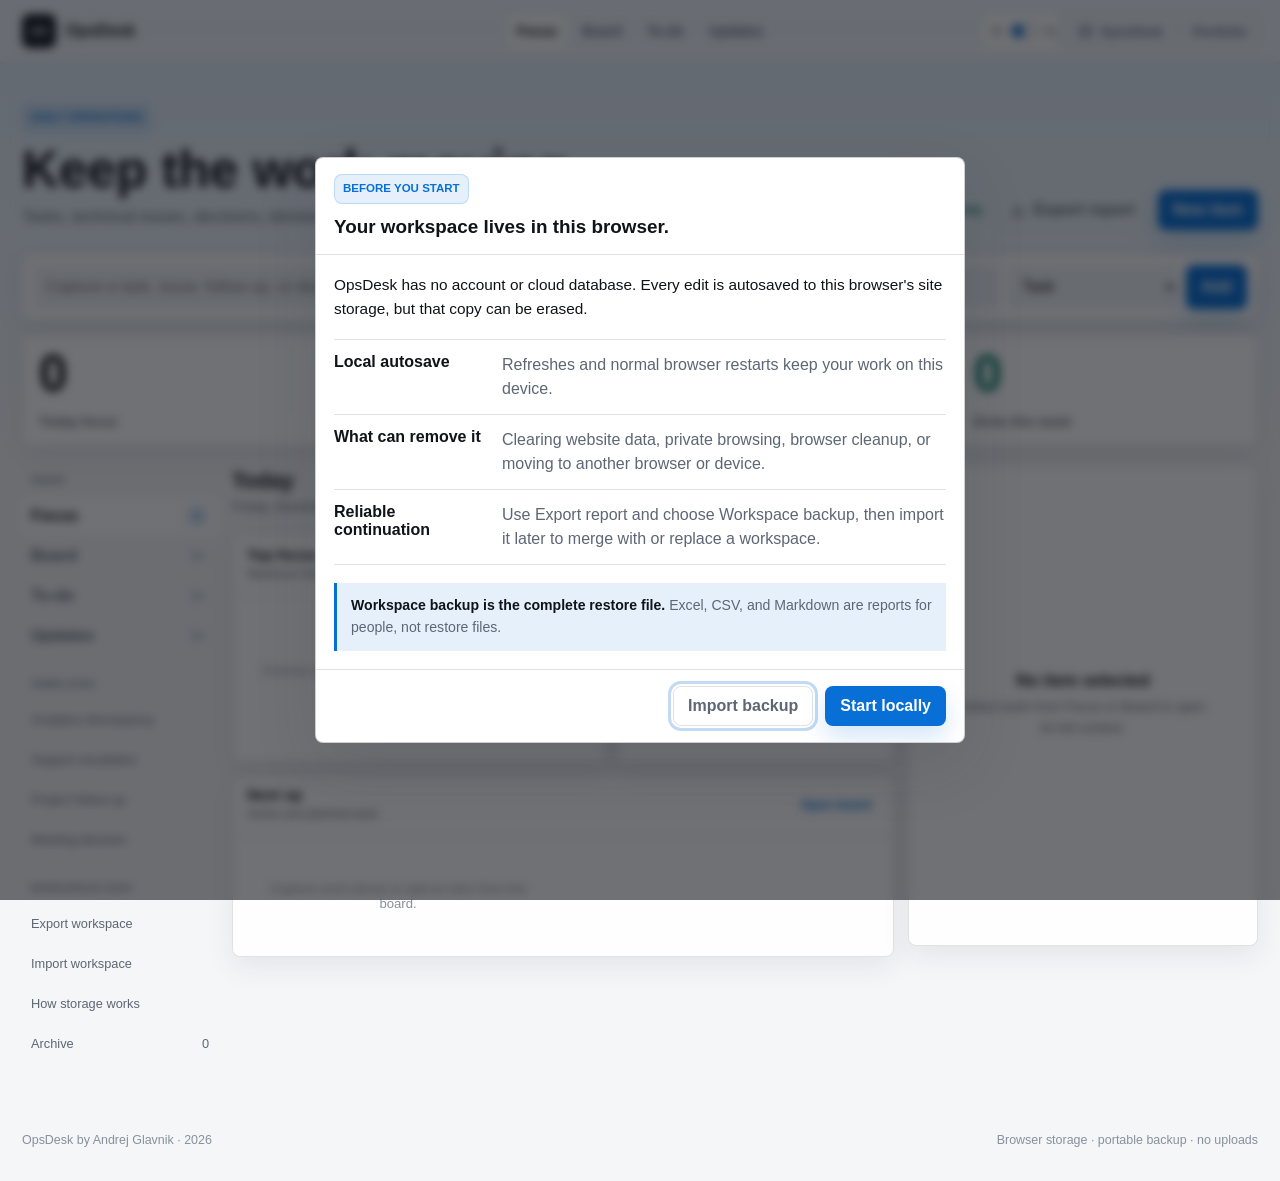
<file: index.html>
<!doctype html>
<html lang="en">
<head>
  <meta charset="utf-8" />
  <meta name="viewport" content="width=device-width, initial-scale=1" />
  <meta name="theme-color" content="#f4f6f8" />
  <meta name="apple-mobile-web-app-capable" content="yes" />
  <meta name="apple-mobile-web-app-status-bar-style" content="default" />
  <meta name="apple-mobile-web-app-title" content="OpsDesk" />
  <meta name="description" content="OpsDesk is a private, browser-based daily operations workbench for tasks, support cases, analytics issues, decisions, blockers, and status updates." />
  <meta name="keywords" content="SupportOps, task manager, analytics workflow, ticket management, daily operations, project management, local-first" />
  <meta property="og:title" content="OpsDesk | Daily Operations Workbench" />
  <meta property="og:description" content="A local-first workspace for operational tasks, support cases, analytics issues, blockers, decisions, and status updates." />
  <meta property="og:type" content="website" />
  <meta property="og:url" content="https://andrejglavnik.github.io/projects/opsdesk/" />
  <meta property="og:image" content="https://andrejglavnik.github.io/assets/img/opsdesk-preview.png" />
  <meta name="twitter:card" content="summary_large_image" />
  <title>OpsDesk | Daily Operations Workbench</title>
  <link rel="canonical" href="https://andrejglavnik.github.io/projects/opsdesk/" />
  <link rel="icon" href="icon.svg" type="image/svg+xml" />
  <link rel="manifest" href="manifest.webmanifest" />
  <link rel="stylesheet" href="shared/project.css?v=20260719-sync" />
  <link rel="stylesheet" href="app.css?v=20260719-sync" />
  <script type="application/ld+json">{"@context":"https://schema.org","@type":"SoftwareApplication","name":"OpsDesk","applicationCategory":"BusinessApplication","operatingSystem":"Web browser","author":{"@type":"Person","name":"Andrej Glavnik","url":"https://andrejglavnik.github.io/"},"description":"A local-first daily operations workbench for tasks, support cases, analytics issues, decisions, blockers, and status updates.","url":"https://andrejglavnik.github.io/projects/opsdesk/"}</script>
</head>
<body>
  <a class="skip-link" href="#opsdesk-content">Skip to workspace</a>
  <header class="app-header">
    <div class="app-header-inner">
      <a class="app-brand" href="https://andrejglavnik.github.io/#builds" aria-label="Back to Andrej Glavnik portfolio">
        <span class="app-mark">OD</span>
        <span>OpsDesk</span>
      </a>
      <nav class="app-nav" aria-label="OpsDesk views">
        <a href="#focus" data-view-link="focus" aria-current="page">Focus</a>
        <a href="#board" data-view-link="board">Board</a>
        <a href="#todo" data-view-link="todo">To-do</a>
        <a href="#updates" data-view-link="updates">Updates</a>
      </nav>
      <div class="header-tools">
        <button class="theme-toggle" type="button" data-theme-button role="switch" aria-checked="false" aria-label="Dark mode" title="Switch to dark mode">
          <svg class="theme-toggle-icon" viewBox="0 0 24 24" aria-hidden="true"><circle cx="12" cy="12" r="4"></circle><path d="M12 2v2M12 20v2M4.93 4.93l1.42 1.42M17.66 17.66l1.41 1.41M2 12h2M20 12h2M4.93 19.07l1.42-1.42M17.66 6.34l1.41-1.41"></path></svg>
          <span class="theme-toggle-track" aria-hidden="true"><span class="theme-toggle-thumb"></span></span>
          <svg class="theme-toggle-icon" viewBox="0 0 24 24" aria-hidden="true"><path d="M21 12.79A9 9 0 1 1 11.21 3 7 7 0 0 0 21 12.79z"></path></svg>
        </button>
        <a class="button small ghost app-switch-link" href="https://andrejglavnik.github.io/projects/syncdesk/" title="Open the connected data knowledge workspace">
          <svg width="15" height="15" viewBox="0 0 24 24" fill="none" stroke="currentColor" stroke-width="2" stroke-linecap="round" stroke-linejoin="round" aria-hidden="true"><path d="M12 3c4.97 0 9 1.34 9 3s-4.03 3-9 3-9-1.34-9-3 4.03-3 9-3Z"></path><path d="M3 6v6c0 1.66 4.03 3 9 3s9-1.34 9-3V6"></path><path d="M3 12v6c0 1.66 4.03 3 9 3s9-1.34 9-3v-6"></path></svg>
          <span>SyncDesk</span>
        </a>
        <a class="button small ghost" href="https://andrejglavnik.github.io/#builds">Portfolio</a>
      </div>
    </div>
  </header>

  <main id="opsdesk-content" class="app-shell" tabindex="-1">
    <section class="workspace-heading" aria-labelledby="workspace-title">
      <div>
        <p class="eyebrow">Daily operations</p>
        <h1 id="workspace-title">Keep the work moving.</h1>
        <p>Tasks, technical issues, decisions, blockers, and handoffs in one private workspace.</p>
      </div>
      <div class="button-row">
        <button class="local-badge local-badge-button" type="button" data-storage-guide>Local only</button>
        <button class="button ghost" type="button" data-export-report aria-label="Export a work report or complete workspace backup">
          <svg width="16" height="16" viewBox="0 0 24 24" fill="none" stroke="currentColor" stroke-width="2" stroke-linecap="round" stroke-linejoin="round" aria-hidden="true"><path d="M21 15v4a2 2 0 0 1-2 2H5a2 2 0 0 1-2-2v-4"></path><path d="m7 10 5 5 5-5"></path><path d="M12 15V3"></path></svg>
          <span>Export report</span>
        </button>
        <button class="button primary" type="button" data-new-item>New item</button>
      </div>
    </section>

    <section class="quick-capture" aria-label="Quick capture">
      <form data-quick-form>
        <label class="visually-hidden" for="quick-title">Quick capture</label>
        <input id="quick-title" class="quick-input" name="title" type="text" maxlength="140" placeholder="Capture a task, issue, follow-up, or decision" autocomplete="off" />
        <select class="quick-select" name="type" aria-label="Item type">
          <option value="task">Task</option>
          <option value="ticket">Ticket</option>
          <option value="analytics">Analytics issue</option>
          <option value="follow-up">Follow-up</option>
          <option value="decision">Decision</option>
        </select>
        <button class="button primary" type="submit">Add</button>
      </form>
    </section>

    <section class="metrics" aria-label="Workspace metrics">
      <article class="metric"><strong data-metric-focus>0</strong><span>Today focus</span></article>
      <article class="metric is-warning"><strong data-metric-due>0</strong><span>Due or overdue</span></article>
      <article class="metric is-danger"><strong data-metric-blocked>0</strong><span>Blocked</span></article>
      <article class="metric is-success"><strong data-metric-done>0</strong><span>Done this week</span></article>
    </section>

    <div class="ops-layout">
      <aside class="ops-sidebar" aria-label="Workspace controls">
        <div class="sidebar-section">
          <p class="sidebar-label">Views</p>
          <button class="sidebar-link active" type="button" data-view-button="focus"><span>Focus</span><strong data-count-focus>0</strong></button>
          <button class="sidebar-link" type="button" data-view-button="board"><span>Board</span><strong data-count-open>0</strong></button>
          <button class="sidebar-link" type="button" data-view-button="todo"><span>To-do</span><strong data-count-todo>0</strong></button>
          <button class="sidebar-link" type="button" data-view-button="updates"><span>Updates</span><strong data-count-done>0</strong></button>
        </div>

        <div class="sidebar-section">
          <p class="sidebar-label">Templates</p>
          <button class="template-button" type="button" data-template="analytics">Analytics discrepancy</button>
          <button class="template-button" type="button" data-template="support">Support escalation</button>
          <button class="template-button" type="button" data-template="project">Project follow-up</button>
          <button class="template-button" type="button" data-template="meeting">Meeting decision</button>
        </div>

        <div class="sidebar-section">
          <p class="sidebar-label">Workspace data</p>
          <button class="sidebar-action" type="button" data-export-workspace>Export workspace</button>
          <button class="sidebar-action" type="button" data-import-trigger>Import workspace</button>
          <input class="visually-hidden" type="file" accept="application/json,.json" aria-label="Choose OpsDesk workspace backup" data-import-file />
          <button class="sidebar-action" type="button" data-storage-guide>How storage works</button>
          <button class="sidebar-action" type="button" data-show-archive>Archive <span data-archive-count>0</span></button>
        </div>
      </aside>

      <section class="ops-main">
        <section class="view-panel" data-view="focus">
          <div class="view-heading">
            <div>
              <h2>Today</h2>
              <p data-date-label></p>
            </div>
            <button class="button small" type="button" data-auto-focus>Build my top 3</button>
          </div>

          <div class="focus-grid">
            <section class="work-section focus-list-section" aria-labelledby="top-focus-title">
              <div class="work-section-header">
                <div><h3 id="top-focus-title">Top focus</h3><p>Maximum three items</p></div>
                <span class="count-badge" data-focus-capacity>0 / 3</span>
              </div>
              <div class="work-list" data-focus-list></div>
            </section>

            <section class="work-section" aria-labelledby="attention-title">
              <div class="work-section-header">
                <div><h3 id="attention-title">Needs attention</h3><p>Blocked, overdue, or critical</p></div>
              </div>
              <div class="work-list compact" data-attention-list></div>
            </section>
          </div>

          <section class="work-section" aria-labelledby="next-title">
            <div class="work-section-header">
              <div><h3 id="next-title">Next up</h3><p>Active and planned work</p></div>
              <button class="text-button" type="button" data-open-board>Open board</button>
            </div>
            <div class="work-list next-list" data-next-list></div>
          </section>
        </section>

        <section class="view-panel" data-view="board" hidden>
          <div class="view-heading board-heading">
            <div><h2>Work board</h2><p>Drag items between stages or update them from the detail panel.</p></div>
            <button class="button primary small" type="button" data-new-item>Add item</button>
          </div>

          <div class="board-toolbar">
            <input class="search-input" type="search" aria-label="Search work items" placeholder="Search title, project, tags, or notes" data-search />
            <select class="select" data-filter-priority aria-label="Filter by priority">
              <option value="all">All priorities</option>
              <option value="P1">P1 critical</option>
              <option value="P2">P2 high</option>
              <option value="P3">P3 normal</option>
              <option value="P4">P4 low</option>
            </select>
            <select class="select" data-filter-type aria-label="Filter by type">
              <option value="all">All types</option>
              <option value="task">Tasks</option>
              <option value="ticket">Tickets</option>
              <option value="analytics">Analytics issues</option>
              <option value="follow-up">Follow-ups</option>
              <option value="decision">Decisions</option>
            </select>
            <button class="button small ghost" type="button" data-clear-filters>Clear</button>
          </div>

          <div class="kanban" data-board></div>
        </section>

        <section class="view-panel" data-view="todo" hidden>
          <div class="view-heading">
            <div><h2>To-do</h2><p>A fast checklist backed by the same work items used in Focus and Board.</p></div>
          </div>
          <form class="todo-capture" data-todo-form>
            <label class="visually-hidden" for="todo-title">To-do title</label>
            <input class="quick-input" id="todo-title" name="title" maxlength="140" placeholder="Add a concrete next action" required />
            <label class="visually-hidden" for="todo-due">Due date</label>
            <input class="input" id="todo-due" name="due" type="date" />
            <button class="button primary" type="submit">Add</button>
          </form>
          <div class="todo-groups" data-todo-groups></div>
        </section>

        <section class="view-panel" data-view="updates" hidden>
          <div class="view-heading">
            <div><h2>Status update</h2><p>Generated from the work already captured in OpsDesk.</p></div>
            <div class="button-row">
              <button class="button small" type="button" data-copy-update>Copy update</button>
              <button class="button small ghost" type="button" data-download-update>Download</button>
            </div>
          </div>

          <div class="update-layout">
            <section class="update-preview" aria-labelledby="update-preview-title">
              <div class="update-controls">
                <div>
                  <h3 id="update-preview-title">Team update</h3>
                  <p data-update-range-label></p>
                </div>
                <select class="select" data-update-range aria-label="Update time range">
                  <option value="today">Today</option>
                  <option value="week" selected>This week</option>
                  <option value="all">All open work</option>
                </select>
              </div>
              <div class="update-document" data-update-preview></div>
            </section>

            <section class="decision-panel" aria-labelledby="decision-log-title">
              <div class="work-section-header">
                <div><h3 id="decision-log-title">Decision log</h3><p>Decisions captured across work items</p></div>
              </div>
              <div class="decision-list" data-decision-list></div>
            </section>
          </div>
        </section>
      </section>

      <aside class="detail-panel" data-detail-panel aria-label="Selected item details">
        <div class="detail-empty" data-detail-empty>
          <div>
            <h2>No item selected</h2>
            <p>Select work from Focus or Board to open its full context.</p>
          </div>
        </div>

        <div class="detail-form" data-detail-form hidden>
          <div class="detail-header">
            <div>
              <span class="status-chip tone-neutral" data-detail-type>Task</span>
              <p data-detail-updated>Not saved yet</p>
            </div>
            <button class="icon-button" type="button" aria-label="Close details" title="Close details" data-close-detail>×</button>
          </div>

          <div class="detail-scroll">
            <div class="field">
              <label for="detail-title">Title</label>
              <input class="detail-title-input" id="detail-title" name="title" maxlength="140" required />
            </div>

            <div class="field-grid three detail-select-grid">
              <div class="field">
                <label for="detail-status">Status</label>
                <select class="select" id="detail-status" name="status">
                  <option value="inbox">Inbox</option>
                  <option value="planned">Planned</option>
                  <option value="active">In progress</option>
                  <option value="blocked">Blocked</option>
                  <option value="done">Done</option>
                </select>
              </div>
              <div class="field">
                <label for="detail-priority">Priority</label>
                <select class="select" id="detail-priority" name="priority">
                  <option value="P1">P1 critical</option>
                  <option value="P2">P2 high</option>
                  <option value="P3">P3 normal</option>
                  <option value="P4">P4 low</option>
                </select>
              </div>
              <div class="field">
                <label for="detail-type">Type</label>
                <select class="select" id="detail-type" name="type">
                  <option value="task">Task</option>
                  <option value="ticket">Ticket</option>
                  <option value="analytics">Analytics issue</option>
                  <option value="follow-up">Follow-up</option>
                  <option value="decision">Decision</option>
                </select>
              </div>
            </div>

            <div class="field-grid">
              <div class="field"><label for="detail-project">Project / account</label><input class="input" id="detail-project" name="project" placeholder="e.g. Reporting migration" /></div>
              <div class="field"><label for="detail-owner">Owner</label><input class="input" id="detail-owner" name="owner" placeholder="You or teammate" /></div>
              <div class="field"><label for="detail-due">Due date</label><input class="input" id="detail-due" name="due" type="date" /></div>
              <div class="field"><label for="detail-tags">Tags</label><input class="input" id="detail-tags" name="tags" placeholder="support, GA4, vendor" /></div>
            </div>

            <label class="focus-toggle"><input type="checkbox" name="focus" /> <span>Add to today's top focus</span></label>

            <div class="field"><label for="detail-summary">Context</label><textarea class="textarea" id="detail-summary" name="summary" placeholder="What is happening and why it matters?"></textarea></div>
            <div class="field"><label for="detail-next">Next action</label><textarea class="textarea compact-textarea" id="detail-next" name="nextAction" placeholder="The next concrete move"></textarea></div>
            <div class="field"><label for="detail-blocker">Blocker</label><textarea class="textarea compact-textarea" id="detail-blocker" name="blocker" placeholder="Dependency, missing access, unclear decision"></textarea></div>

            <details class="technical-context">
              <summary>Technical context</summary>
              <div class="technical-fields">
                <div class="field"><label for="detail-expected">Expected</label><textarea class="textarea compact-textarea" id="detail-expected" name="expected"></textarea></div>
                <div class="field"><label for="detail-actual">Actual</label><textarea class="textarea compact-textarea" id="detail-actual" name="actual"></textarea></div>
                <div class="field"><label for="detail-links">Links / evidence</label><textarea class="textarea compact-textarea" id="detail-links" name="links" placeholder="Ticket, dashboard, query, recording, documentation"></textarea></div>
              </div>
            </details>

            <section class="notes-section" aria-labelledby="notes-title">
              <div class="notes-heading">
                <h3 id="notes-title">Notes &amp; decisions</h3>
                <select class="select note-kind" data-note-kind aria-label="Note type"><option value="note">Note</option><option value="decision">Decision</option></select>
              </div>
              <form class="note-composer" data-note-form>
                <textarea class="textarea compact-textarea" name="note" aria-label="Note or decision text" placeholder="Add context, a meeting note, or a decision" required></textarea>
                <button class="button small" type="submit">Add</button>
              </form>
              <div class="notes-list" data-notes-list></div>
            </section>
          </div>

          <div class="detail-footer">
            <span data-autosave-status>Saved locally</span>
            <div class="button-row">
              <button class="button small danger ghost" type="button" data-delete-selected>Delete</button>
              <button class="button small ghost" type="button" data-archive-item>Archive</button>
            </div>
          </div>
        </div>
      </aside>
    </div>
  </main>

  <dialog class="modal" data-item-modal>
    <form class="modal-form" data-item-form>
      <div class="modal-header"><div><p class="eyebrow">New work</p><h2 data-modal-title>Add item</h2></div><button class="icon-button" type="button" aria-label="Close" data-modal-close>×</button></div>
      <div class="modal-content">
        <div class="field-grid">
          <div class="field full"><label for="new-title">Title</label><input class="input" id="new-title" name="title" maxlength="140" required autofocus /></div>
          <div class="field"><label for="new-type">Type</label><select class="select" id="new-type" name="type"><option value="task">Task</option><option value="ticket">Ticket</option><option value="analytics">Analytics issue</option><option value="follow-up">Follow-up</option><option value="decision">Decision</option></select></div>
          <div class="field"><label for="new-priority">Priority</label><select class="select" id="new-priority" name="priority"><option value="P1">P1 critical</option><option value="P2">P2 high</option><option value="P3" selected>P3 normal</option><option value="P4">P4 low</option></select></div>
          <div class="field"><label for="new-project">Project / account</label><input class="input" id="new-project" name="project" /></div>
          <div class="field"><label for="new-due">Due date</label><input class="input" id="new-due" name="due" type="date" /></div>
          <div class="field full"><label for="new-context">Context</label><textarea class="textarea" id="new-context" name="summary" placeholder="Enough context to make the next step obvious"></textarea></div>
          <div class="field full"><label for="new-next">Next action</label><textarea class="textarea compact-textarea" id="new-next" name="nextAction"></textarea></div>
        </div>
      </div>
      <div class="modal-footer"><button class="button ghost" type="button" data-modal-close>Cancel</button><button class="button primary" type="submit">Create item</button></div>
    </form>
  </dialog>

  <dialog class="modal data-modal" data-onboarding-modal>
    <div class="modal-form">
      <div class="modal-header"><div><p class="eyebrow">Before you start</p><h2>Your workspace lives in this browser.</h2></div></div>
      <div class="modal-content storage-content">
        <p class="storage-lead">OpsDesk has no account or cloud database. Every edit is autosaved to this browser's site storage, but that copy can be erased.</p>
        <dl class="storage-facts">
          <div><dt>Local autosave</dt><dd>Refreshes and normal browser restarts keep your work on this device.</dd></div>
          <div><dt>What can remove it</dt><dd>Clearing website data, private browsing, browser cleanup, or moving to another browser or device.</dd></div>
          <div><dt>Reliable continuation</dt><dd>Use Export report and choose Workspace backup, then import it later to merge with or replace a workspace.</dd></div>
        </dl>
        <p class="storage-note"><strong>Workspace backup is the complete restore file.</strong> Excel, CSV, and Markdown are reports for people, not restore files.</p>
      </div>
      <div class="modal-footer onboarding-actions">
        <button class="button ghost" type="button" data-onboarding-import>Import backup</button>
        <button class="button primary" type="button" data-onboarding-continue>Start locally</button>
      </div>
    </div>
  </dialog>

  <dialog class="modal data-modal" data-storage-modal>
    <div class="modal-form">
      <div class="modal-header"><div><p class="eyebrow">Workspace data</p><h2>Local by design. Portable by backup.</h2></div><button class="icon-button" type="button" aria-label="Close storage guide" data-storage-close>×</button></div>
      <div class="modal-content storage-content">
        <p class="storage-lead">OpsDesk and SyncDesk autosave to <code>localStorage</code> for this site. Nothing is uploaded, and there is no server copy to recover after browser data is cleared.</p>
        <dl class="storage-facts">
          <div><dt>Export report</dt><dd>Choose Excel, CSV, or Markdown for reporting, or Workspace backup for a complete restorable copy of both apps.</dd></div>
          <div><dt>Import workspace</dt><dd>Continue in this or another browser. Choose Merge to keep both workspaces or Replace to restore the file exactly.</dd></div>
          <div><dt>Report formats</dt><dd>Useful for people, spreadsheets, and status sharing. They intentionally do not replace the complete workspace backup.</dd></div>
        </dl>
        <p class="storage-note"><strong>Best practice:</strong> export a Workspace backup after important changes and before clearing browser data or changing devices.</p>
      </div>
      <div class="modal-footer">
        <button class="button ghost" type="button" data-storage-close>Close</button>
        <button class="button primary" type="button" data-export-report>Export report</button>
      </div>
    </div>
  </dialog>

  <dialog class="modal data-modal" data-export-modal>
    <form class="modal-form" data-export-form>
      <div class="modal-header"><div><p class="eyebrow">Portable work</p><h2>Export report</h2></div><button class="icon-button" type="button" aria-label="Close export options" data-export-close>×</button></div>
      <div class="modal-content export-content">
        <p class="storage-lead">Choose a useful report for people or a complete backup for continuing the workspace later.</p>
        <fieldset class="format-options">
          <legend>Format</legend>
          <label class="format-option"><input type="radio" name="format" value="xlsx" checked /><span><strong>Excel workbook</strong><small>Summary, work items, and notes on separate sheets</small></span><em>.xlsx</em></label>
          <label class="format-option"><input type="radio" name="format" value="csv" /><span><strong>CSV table</strong><small>Flat work-item report for Sheets, BI tools, or analysis</small></span><em>.csv</em></label>
          <label class="format-option"><input type="radio" name="format" value="md" /><span><strong>Markdown update</strong><small>Readable status report for email, Slack, or documentation</small></span><em>.md</em></label>
          <label class="format-option"><input type="radio" name="format" value="json" /><span><strong>Workspace backup</strong><small>Complete restore file for OpsDesk and SyncDesk</small></span><em>.json</em></label>
        </fieldset>
        <div class="field" data-export-scope-field>
          <label for="export-scope">Report scope</label>
          <select class="select" id="export-scope" name="scope">
            <option value="all">All work, including archive</option>
            <option value="active">All active work</option>
            <option value="open">Open work only</option>
            <option value="completed">Completed work</option>
            <option value="archived">Archive only</option>
          </select>
        </div>
        <p class="storage-note export-note" data-export-note><strong>Excel is selected.</strong> The workbook includes a summary plus detailed work and notes sheets.</p>
      </div>
      <div class="modal-footer"><button class="button ghost" type="button" data-export-close>Cancel</button><button class="button primary" type="submit"><svg width="16" height="16" viewBox="0 0 24 24" fill="none" stroke="currentColor" stroke-width="2" stroke-linecap="round" stroke-linejoin="round" aria-hidden="true"><path d="M21 15v4a2 2 0 0 1-2 2H5a2 2 0 0 1-2-2v-4"></path><path d="m7 10 5 5 5-5"></path><path d="M12 15V3"></path></svg>Export</button></div>
    </form>
  </dialog>

  <dialog class="modal data-modal" data-import-modal>
    <div class="modal-form">
      <div class="modal-header"><div><p class="eyebrow">Restore workspace</p><h2>How should this backup be imported?</h2></div><button class="icon-button" type="button" aria-label="Cancel import" data-import-close>×</button></div>
      <div class="modal-content storage-content">
        <p class="import-summary" data-import-summary></p>
        <dl class="storage-facts compact">
          <div><dt>Merge</dt><dd>Keep current work and add the backup. Matching item IDs are updated from the backup.</dd></div>
          <div><dt>Replace</dt><dd>Remove the current workspace and restore only the items in this backup.</dd></div>
        </dl>
      </div>
      <div class="modal-footer import-actions">
        <button class="button ghost" type="button" data-import-close>Cancel</button>
        <div class="button-row">
          <button class="button" type="button" data-import-mode="merge">Merge</button>
          <button class="button primary" type="button" data-import-mode="replace">Replace workspace</button>
        </div>
      </div>
    </div>
  </dialog>

  <dialog class="modal archive-modal" data-archive-modal>
    <div class="modal-form">
      <div class="modal-header"><div><p class="eyebrow">Workspace</p><h2>Archive</h2></div><button class="icon-button" type="button" aria-label="Close archive" data-archive-close>×</button></div>
      <div class="modal-content"><div class="archive-list" data-archive-list></div></div>
      <div class="modal-footer"><span></span><button class="button" type="button" data-archive-close>Done</button></div>
    </div>
  </dialog>

  <dialog class="modal data-modal delete-modal" data-delete-modal>
    <div class="modal-form">
      <div class="modal-header"><div><p class="eyebrow danger-eyebrow">Permanent action</p><h2>Delete this item?</h2></div><button class="icon-button" type="button" aria-label="Cancel deletion" data-delete-close>×</button></div>
      <div class="modal-content storage-content">
        <p class="storage-lead" data-delete-summary></p>
        <p class="delete-warning">This removes the item and its notes from this browser and from future exports. It cannot be restored from Archive.</p>
      </div>
      <div class="modal-footer"><button class="button ghost" type="button" data-delete-close>Cancel</button><button class="button danger" type="button" data-confirm-delete>Delete permanently</button></div>
    </div>
  </dialog>

  <div class="toast" data-toast role="status"></div>

  <footer class="project-footer">
    <span>OpsDesk by Andrej Glavnik · <span data-year></span></span>
    <button class="footer-data-link" type="button" data-storage-guide>Browser storage · portable backup · no uploads</button>
  </footer>

  <script src="shared/project.js?v=20260719-sync"></script>
  <script src="shared/workspace.js?v=20260719-sync"></script>
  <script src="shared/vendor/xlsx.full.min.js?v=0.20.3"></script>
  <script src="app.js?v=20260719-sync"></script>
</body>
</html>
</file>
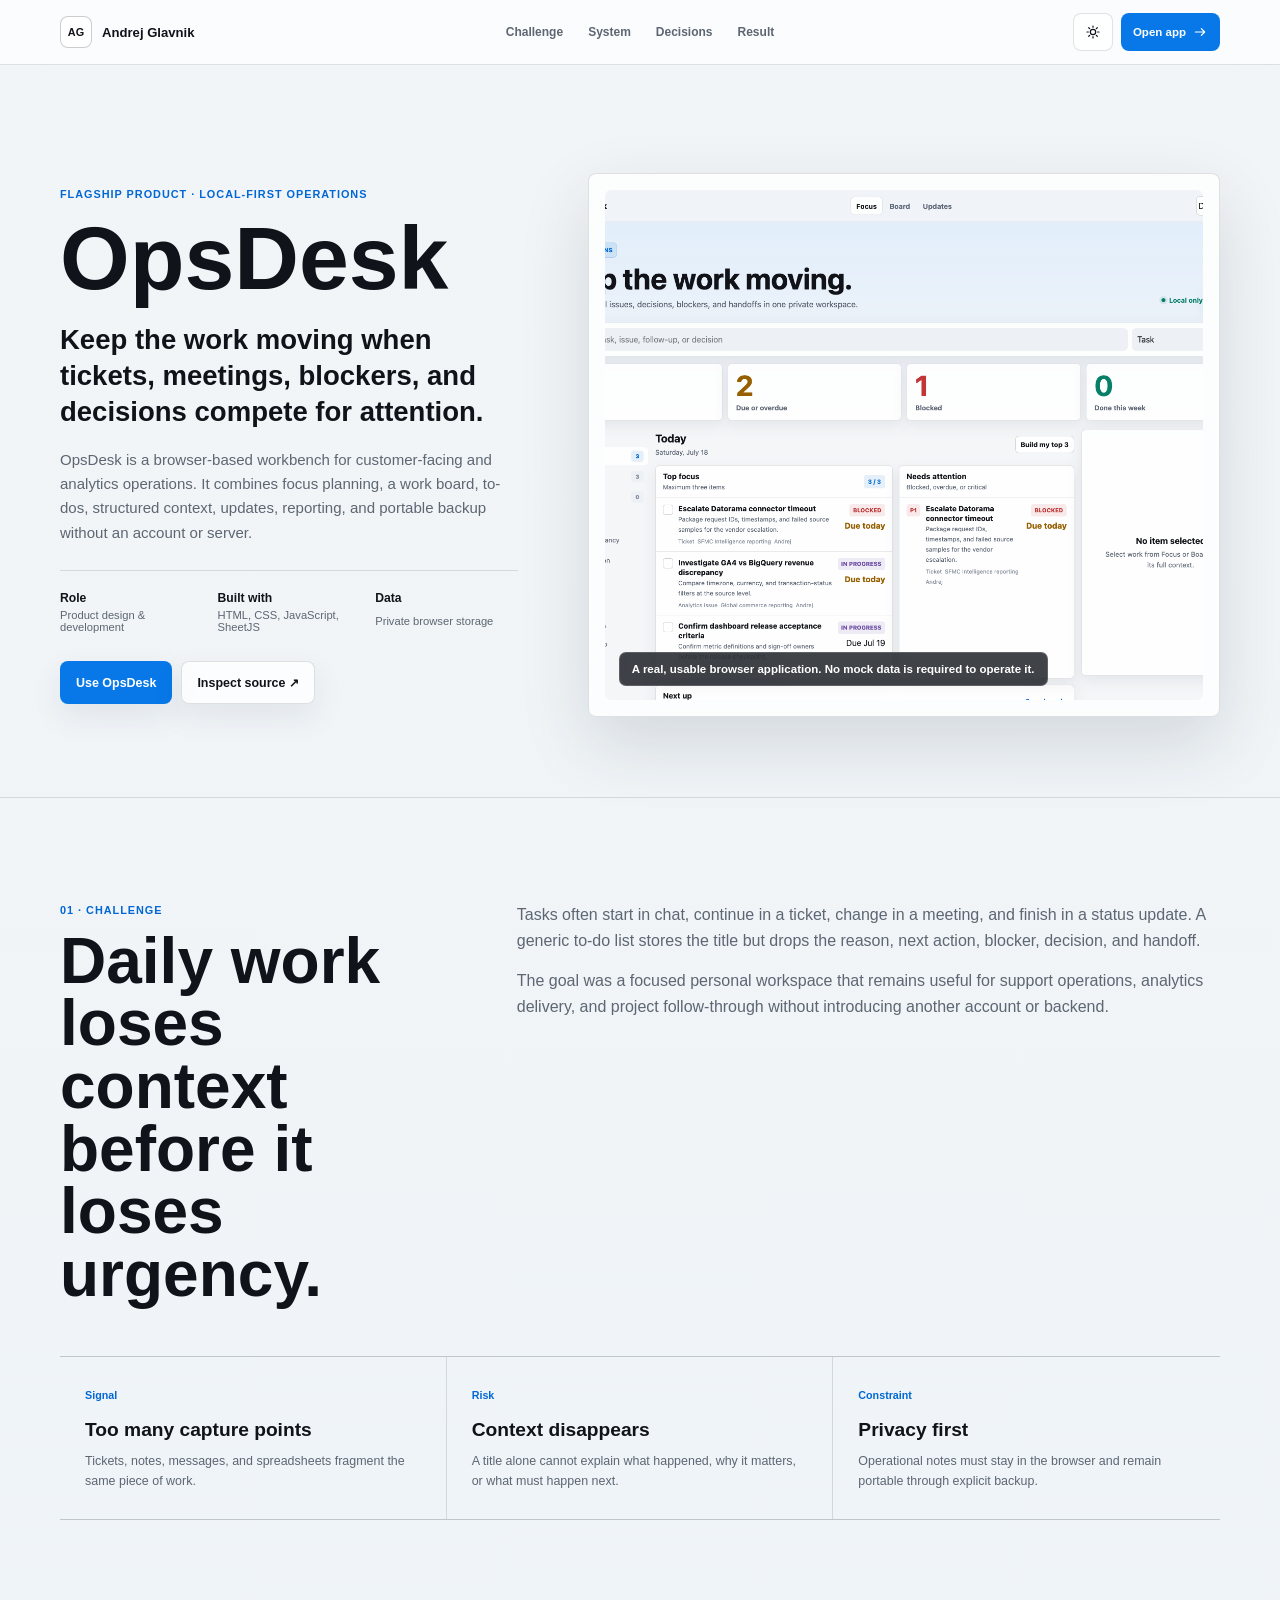
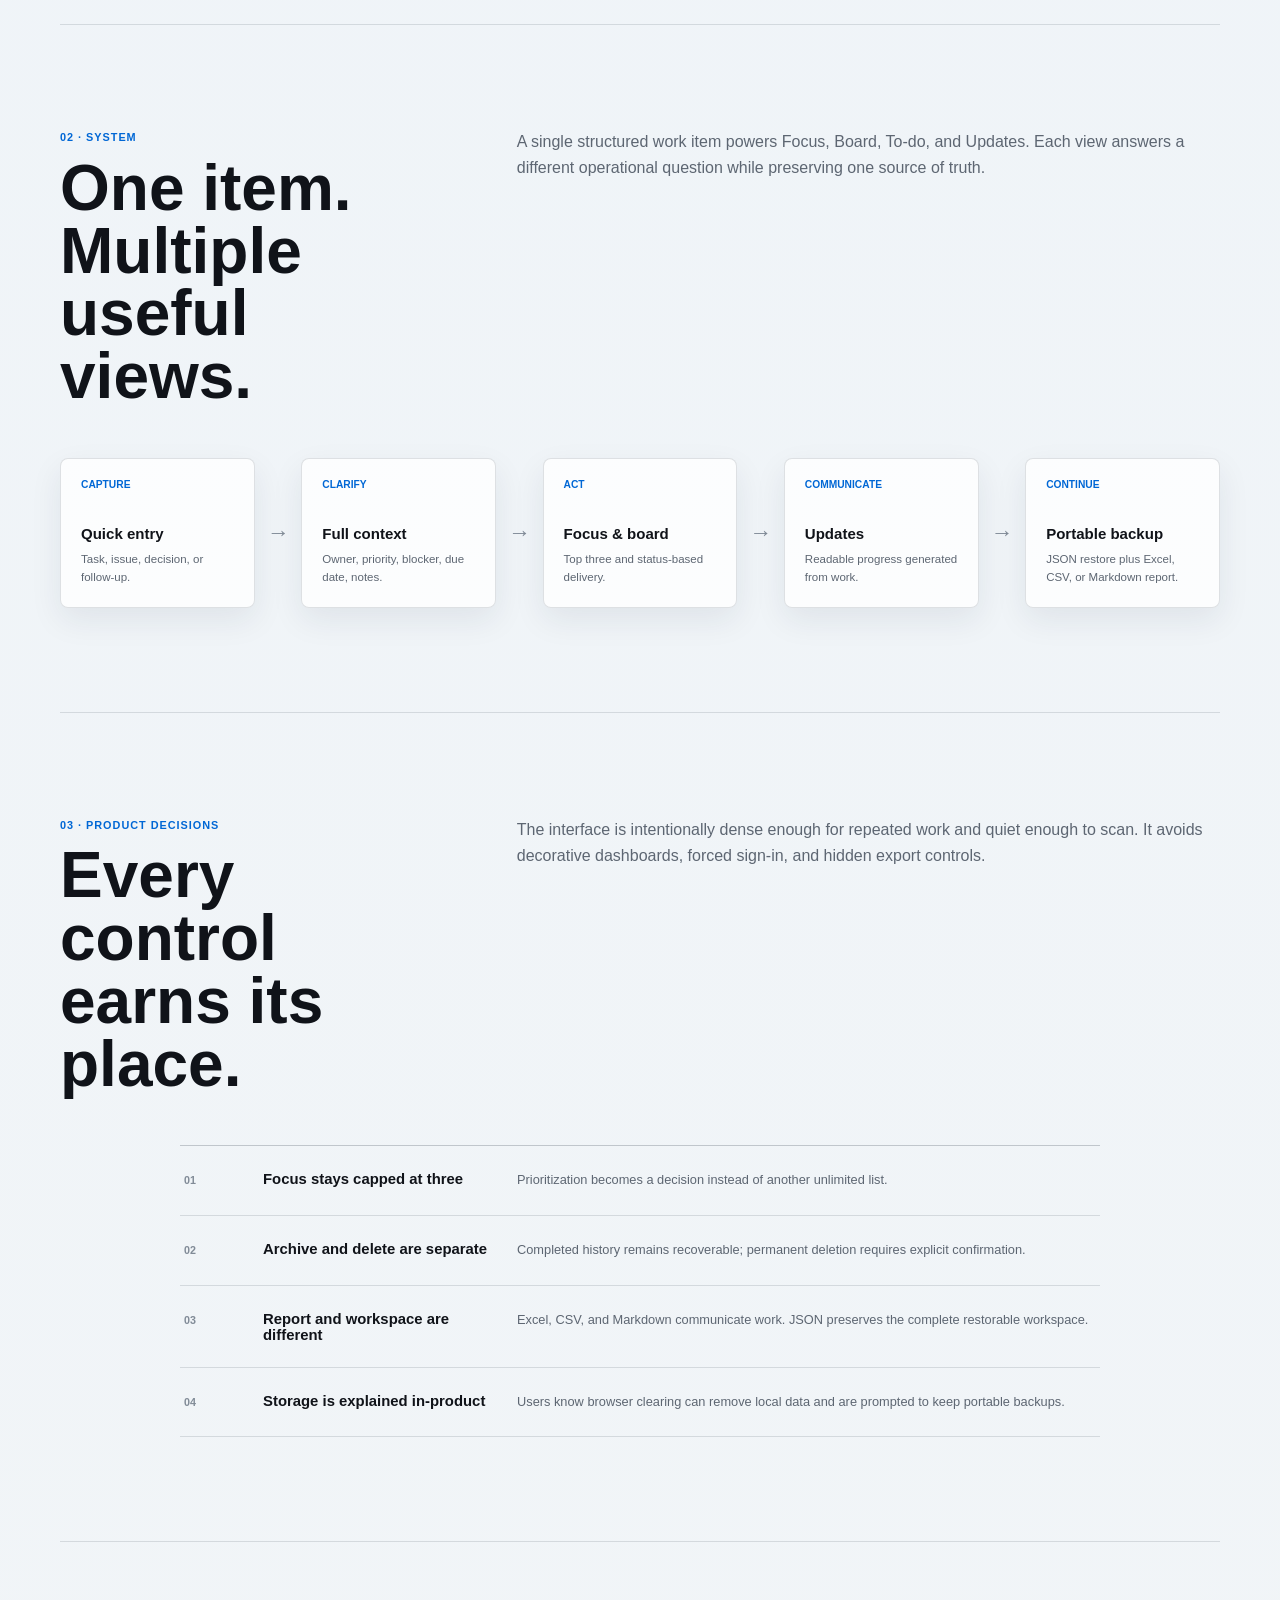
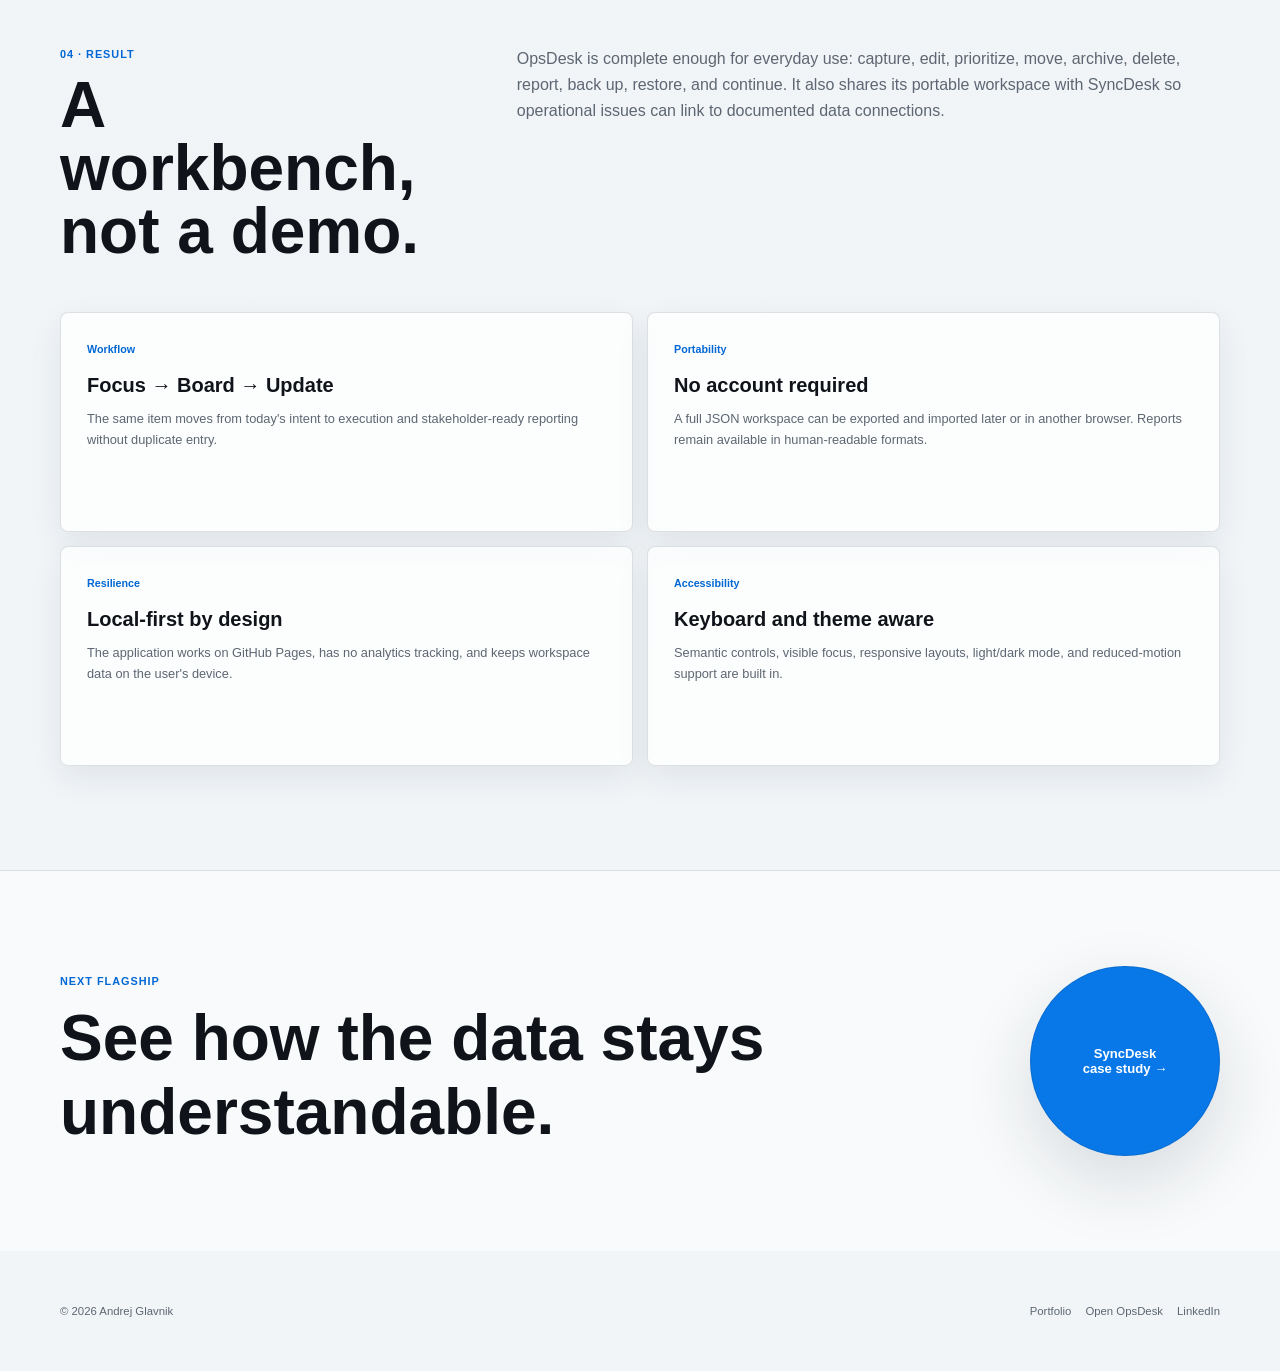
<file: case-study.html>
<!doctype html>
<html lang="en">
<head>
  <meta charset="utf-8" />
  <meta name="viewport" content="width=device-width, initial-scale=1" />
  <meta name="theme-color" content="#f2f5f7" />
  <meta name="description" content="OpsDesk case study: a local-first operations workbench designed and built by Andrej Glavnik for tasks, support cases, analytics issues, blockers, decisions, and updates." />
  <meta property="og:title" content="OpsDesk Case Study | Andrej Glavnik" />
  <meta property="og:description" content="How OpsDesk turns fragmented daily operations into focused, portable work." />
  <meta property="og:type" content="article" />
  <meta property="og:url" content="https://andrejglavnik.github.io/projects/opsdesk/case-study.html" />
  <meta property="og:image" content="https://andrejglavnik.github.io/assets/img/opsdesk-preview.png" />
  <meta name="twitter:card" content="summary_large_image" />
  <link rel="canonical" href="https://andrejglavnik.github.io/projects/opsdesk/case-study.html" />
  <link rel="icon" href="icon.svg" type="image/svg+xml" />
  <link rel="stylesheet" href="assets/case-study.css?v=20260719" />
  <title>OpsDesk Case Study | Andrej Glavnik</title>
  <script type="application/ld+json">{"@context":"https://schema.org","@type":"CreativeWork","name":"OpsDesk product case study","author":{"@type":"Person","name":"Andrej Glavnik","url":"https://andrejglavnik.github.io/"},"about":["support operations","project management","analytics operations","local-first software"],"description":"A product case study for a local-first operations workbench covering focus planning, tasks, blockers, decisions, reporting, and portable backup.","url":"https://andrejglavnik.github.io/projects/opsdesk/case-study.html","image":"https://andrejglavnik.github.io/assets/img/opsdesk-preview.png"}</script>
</head>
<body>
  <a class="skip-link" href="#case-content">Skip to case study</a>
  <header class="case-header">
    <div class="case-header-inner">
      <a class="case-brand" href="https://andrejglavnik.github.io/"><span class="case-brand-mark">AG</span><span>Andrej Glavnik</span></a>
      <nav class="case-nav" aria-label="Case study"><a href="#challenge">Challenge</a><a href="#system">System</a><a href="#decisions">Decisions</a><a href="#result">Result</a></nav>
      <div class="case-actions">
        <button class="case-icon-button" type="button" data-theme-toggle aria-label="Switch theme"><svg viewBox="0 0 24 24" aria-hidden="true"><path d="M12 3v2M12 19v2M3 12h2M19 12h2M5.6 5.6 7 7M17 17l1.4 1.4M5.6 18.4 7 17M17 7l1.4-1.4"></path><circle cx="12" cy="12" r="4"></circle></svg></button>
        <a class="case-icon-button primary" href="./"><span>Open app</span><svg viewBox="0 0 24 24" aria-hidden="true"><path d="M5 12h14M14 7l5 5-5 5"></path></svg></a>
      </div>
    </div>
  </header>
  <main id="case-content" tabindex="-1">
    <section class="case-hero reveal">
      <div>
        <p class="case-eyebrow">Flagship product · local-first operations</p>
        <h1>OpsDesk</h1>
        <p class="case-lead">Keep the work moving when tickets, meetings, blockers, and decisions compete for attention.</p>
        <p class="case-summary">OpsDesk is a browser-based workbench for customer-facing and analytics operations. It combines focus planning, a work board, to-dos, structured context, updates, reporting, and portable backup without an account or server.</p>
        <div class="case-meta"><span><strong>Role</strong>Product design &amp; development</span><span><strong>Built with</strong>HTML, CSS, JavaScript, SheetJS</span><span><strong>Data</strong>Private browser storage</span></div>
        <div class="case-buttons"><a class="case-button primary" href="./">Use OpsDesk</a><a class="case-button" href="https://github.com/AndrejGlavnik/OpsDesk" target="_blank" rel="noopener">Inspect source ↗</a></div>
      </div>
      <div class="case-preview"><img src="assets/opsdesk-preview.png" alt="OpsDesk focus view with top priorities, attention items, and work detail" width="1600" height="1000" /><span class="case-preview-label">A real, usable browser application. No mock data is required to operate it.</span></div>
    </section>
    <div class="case-main">
      <section class="case-section" id="challenge">
        <div class="case-section-head reveal"><div><p class="case-eyebrow">01 · Challenge</p><h2>Daily work loses context before it loses urgency.</h2></div><div><p>Tasks often start in chat, continue in a ticket, change in a meeting, and finish in a status update. A generic to-do list stores the title but drops the reason, next action, blocker, decision, and handoff.</p><p>The goal was a focused personal workspace that remains useful for support operations, analytics delivery, and project follow-through without introducing another account or backend.</p></div></div>
        <div class="challenge-grid reveal"><article><span>Signal</span><h3>Too many capture points</h3><p>Tickets, notes, messages, and spreadsheets fragment the same piece of work.</p></article><article><span>Risk</span><h3>Context disappears</h3><p>A title alone cannot explain what happened, why it matters, or what must happen next.</p></article><article><span>Constraint</span><h3>Privacy first</h3><p>Operational notes must stay in the browser and remain portable through explicit backup.</p></article></div>
      </section>
      <section class="case-section" id="system">
        <div class="case-section-head reveal"><div><p class="case-eyebrow">02 · System</p><h2>One item. Multiple useful views.</h2></div><div><p>A single structured work item powers Focus, Board, To-do, and Updates. Each view answers a different operational question while preserving one source of truth.</p></div></div>
        <div class="system-map five reveal"><article class="system-node"><span>Capture</span><div><h3>Quick entry</h3><p>Task, issue, decision, or follow-up.</p></div></article><div class="system-arrow">→</div><article class="system-node"><span>Clarify</span><div><h3>Full context</h3><p>Owner, priority, blocker, due date, notes.</p></div></article><div class="system-arrow">→</div><article class="system-node"><span>Act</span><div><h3>Focus &amp; board</h3><p>Top three and status-based delivery.</p></div></article><div class="system-arrow">→</div><article class="system-node"><span>Communicate</span><div><h3>Updates</h3><p>Readable progress generated from work.</p></div></article><div class="system-arrow">→</div><article class="system-node"><span>Continue</span><div><h3>Portable backup</h3><p>JSON restore plus Excel, CSV, or Markdown report.</p></div></article></div>
      </section>
      <section class="case-section" id="decisions">
        <div class="case-section-head reveal"><div><p class="case-eyebrow">03 · Product decisions</p><h2>Every control earns its place.</h2></div><div><p>The interface is intentionally dense enough for repeated work and quiet enough to scan. It avoids decorative dashboards, forced sign-in, and hidden export controls.</p></div></div>
        <div class="decision-list reveal"><article><span>01</span><h3>Focus stays capped at three</h3><p>Prioritization becomes a decision instead of another unlimited list.</p></article><article><span>02</span><h3>Archive and delete are separate</h3><p>Completed history remains recoverable; permanent deletion requires explicit confirmation.</p></article><article><span>03</span><h3>Report and workspace are different</h3><p>Excel, CSV, and Markdown communicate work. JSON preserves the complete restorable workspace.</p></article><article><span>04</span><h3>Storage is explained in-product</h3><p>Users know browser clearing can remove local data and are prompted to keep portable backups.</p></article></div>
      </section>
      <section class="case-section" id="result">
        <div class="case-section-head reveal"><div><p class="case-eyebrow">04 · Result</p><h2>A workbench, not a demo.</h2></div><div><p>OpsDesk is complete enough for everyday use: capture, edit, prioritize, move, archive, delete, report, back up, restore, and continue. It also shares its portable workspace with SyncDesk so operational issues can link to documented data connections.</p></div></div>
        <div class="artifact-grid reveal"><article class="artifact"><span>Workflow</span><h3>Focus → Board → Update</h3><p>The same item moves from today's intent to execution and stakeholder-ready reporting without duplicate entry.</p></article><article class="artifact"><span>Portability</span><h3>No account required</h3><p>A full JSON workspace can be exported and imported later or in another browser. Reports remain available in human-readable formats.</p></article><article class="artifact"><span>Resilience</span><h3>Local-first by design</h3><p>The application works on GitHub Pages, has no analytics tracking, and keeps workspace data on the user's device.</p></article><article class="artifact"><span>Accessibility</span><h3>Keyboard and theme aware</h3><p>Semantic controls, visible focus, responsive layouts, light/dark mode, and reduced-motion support are built in.</p></article></div>
      </section>
    </div>
    <section class="case-next"><div class="case-next-inner"><div><p class="case-eyebrow">Next flagship</p><h2>See how the data stays understandable.</h2></div><a class="case-next-link" href="https://andrejglavnik.github.io/projects/syncdesk/case-study.html">SyncDesk<br />case study →</a></div></section>
  </main>
  <footer class="case-footer"><span>© <span data-year></span> Andrej Glavnik</span><nav><a href="https://andrejglavnik.github.io/">Portfolio</a><a href="./">Open OpsDesk</a><a href="https://www.linkedin.com/in/andrejglavnik/" target="_blank" rel="noopener">LinkedIn</a></nav></footer>
  <script src="assets/case-study.js?v=20260719" defer></script>
</body>
</html>
</file>
<file: shared/project.css>
:root {
  color-scheme: light;
  --bg: #f4f6f8;
  --surface: rgba(255, 255, 255, 0.86);
  --surface-solid: #ffffff;
  --surface-muted: #edf1f5;
  --ink: #111318;
  --muted: #5d6674;
  --soft: #87909d;
  --line: rgba(17, 19, 24, 0.12);
  --line-strong: rgba(17, 19, 24, 0.2);
  --blue: #086fd6;
  --blue-soft: rgba(8, 111, 214, 0.1);
  --green: #087f68;
  --green-soft: rgba(8, 127, 104, 0.1);
  --amber: #966000;
  --amber-soft: rgba(150, 96, 0, 0.11);
  --red: #c13636;
  --red-soft: rgba(193, 54, 54, 0.1);
  --violet: #6f50a7;
  --shadow: 0 22px 64px rgba(34, 44, 60, 0.12);
  --shadow-soft: 0 10px 28px rgba(34, 44, 60, 0.08);
  --radius: 8px;
  --max: 1440px;
  --font: -apple-system, BlinkMacSystemFont, "SF Pro Text", "Segoe UI", Roboto, Inter, Helvetica, Arial, sans-serif;
}

:root[data-theme="dark"] {
  color-scheme: dark;
  --bg: #0b0d12;
  --surface: rgba(24, 28, 36, 0.88);
  --surface-solid: #151922;
  --surface-muted: rgba(255, 255, 255, 0.065);
  --ink: #f7f8fb;
  --muted: #b6bfcc;
  --soft: #8993a2;
  --line: rgba(255, 255, 255, 0.13);
  --line-strong: rgba(255, 255, 255, 0.22);
  --blue: #68b5ff;
  --blue-soft: rgba(104, 181, 255, 0.12);
  --green: #6ce0c3;
  --green-soft: rgba(108, 224, 195, 0.11);
  --amber: #f1c76b;
  --amber-soft: rgba(241, 199, 107, 0.11);
  --red: #ff8c8c;
  --red-soft: rgba(255, 140, 140, 0.11);
  --violet: #c1a5f6;
  --shadow: 0 24px 70px rgba(0, 0, 0, 0.42);
  --shadow-soft: 0 12px 32px rgba(0, 0, 0, 0.26);
}

* { box-sizing: border-box; }

.skip-link {
  position: fixed;
  top: 10px;
  left: 10px;
  z-index: 1000;
  padding: 9px 12px;
  border-radius: 6px;
  color: #fff;
  background: var(--blue);
  transform: translateY(-150%);
  transition: transform 160ms ease;
}

.skip-link:focus { transform: translateY(0); }

[hidden] { display: none !important; }

html { scroll-behavior: smooth; }

body {
  min-width: 320px;
  margin: 0;
  font-family: var(--font);
  color: var(--ink);
  background:
    linear-gradient(180deg, rgba(214, 233, 252, 0.7), transparent 28rem),
    var(--bg);
}

:root[data-theme="dark"] body {
  background:
    linear-gradient(180deg, rgba(28, 48, 70, 0.55), transparent 28rem),
    var(--bg);
}

button,
input,
select,
textarea { font: inherit; }

button,
a { -webkit-tap-highlight-color: transparent; }

a { color: inherit; text-decoration: none; }

h1,
h2,
h3,
h4,
p { margin: 0; }

p { color: var(--muted); line-height: 1.55; }

button:focus-visible,
a:focus-visible,
input:focus-visible,
select:focus-visible,
textarea:focus-visible {
  outline: 3px solid rgba(8, 111, 214, 0.25);
  outline-offset: 2px;
}

.app-header {
  position: sticky;
  top: 0;
  z-index: 40;
  border-bottom: 1px solid var(--line);
  background: rgba(244, 246, 248, 0.76);
  backdrop-filter: blur(22px) saturate(160%);
  -webkit-backdrop-filter: blur(22px) saturate(160%);
}

:root[data-theme="dark"] .app-header { background: rgba(11, 13, 18, 0.8); }

.app-header-inner {
  min-height: 62px;
  max-width: var(--max);
  margin: 0 auto;
  padding: 0 22px;
  display: grid;
  grid-template-columns: 1fr auto 1fr;
  align-items: center;
  gap: 16px;
}

.app-brand {
  display: inline-flex;
  align-items: center;
  gap: 10px;
  width: max-content;
  font-weight: 790;
}

.app-mark {
  width: 34px;
  height: 34px;
  display: grid;
  place-items: center;
  border-radius: var(--radius);
  color: #fff;
  background: #151922;
  font-size: 0.72rem;
  font-weight: 850;
}

:root[data-theme="dark"] .app-mark { color: #111318; background: #f7f8fb; }

.app-nav {
  display: flex;
  align-items: center;
  justify-content: center;
  gap: 3px;
  color: var(--muted);
  font-size: 0.86rem;
  font-weight: 680;
}

.app-nav a {
  min-height: 36px;
  display: inline-flex;
  align-items: center;
  padding: 0 10px;
  border: 1px solid transparent;
  border-radius: var(--radius);
}

.app-nav a:hover,
.app-nav a[aria-current="page"] {
  color: var(--ink);
  border-color: var(--line);
  background: var(--surface);
}

.header-tools {
  justify-self: end;
  display: flex;
  align-items: center;
  gap: 8px;
}

.icon-button {
  width: 38px;
  height: 38px;
  display: grid;
  place-items: center;
  border: 1px solid var(--line);
  border-radius: var(--radius);
  color: var(--muted);
  background: var(--surface);
  cursor: pointer;
}

.icon-button:hover { color: var(--ink); border-color: var(--line-strong); }

.theme-toggle {
  width: 78px;
  height: 38px;
  padding: 0 8px;
  display: inline-flex;
  align-items: center;
  justify-content: space-between;
  gap: 5px;
  border: 1px solid var(--line);
  border-radius: var(--radius);
  color: var(--muted);
  background: var(--surface);
  cursor: pointer;
}

.theme-toggle:hover { color: var(--ink); border-color: var(--line-strong); }

.theme-toggle-icon {
  width: 14px;
  height: 14px;
  flex: 0 0 auto;
  fill: none;
  stroke: currentColor;
  stroke-width: 1.8;
  stroke-linecap: round;
  stroke-linejoin: round;
}

.theme-toggle-track {
  width: 30px;
  height: 18px;
  flex: 0 0 auto;
  padding: 2px;
  border: 1px solid var(--line-strong);
  border-radius: 9px;
  background: var(--surface-muted);
}

.theme-toggle-thumb {
  width: 12px;
  height: 12px;
  display: block;
  border-radius: 50%;
  background: var(--blue);
  transform: translateX(0);
  transition: transform 180ms ease;
}

.theme-toggle[aria-checked="true"] .theme-toggle-thumb { transform: translateX(12px); }

.app-shell {
  max-width: var(--max);
  margin: 0 auto;
  padding: 30px 22px 64px;
}

.workspace-heading {
  display: grid;
  grid-template-columns: minmax(0, 1fr) auto;
  align-items: end;
  gap: 24px;
  margin-bottom: 24px;
}

.workspace-heading h1 {
  font-size: clamp(2.1rem, 4vw, 4.2rem);
  line-height: 0.98;
  letter-spacing: 0;
}

.workspace-heading p {
  max-width: 720px;
  margin-top: 10px;
}

.eyebrow {
  width: max-content;
  margin-bottom: 12px;
  padding: 5px 8px;
  border: 1px solid rgba(8, 111, 214, 0.18);
  border-radius: var(--radius);
  color: var(--blue);
  background: var(--blue-soft);
  font-size: 0.72rem;
  font-weight: 850;
  text-transform: uppercase;
}

.local-badge {
  display: inline-flex;
  align-items: center;
  gap: 7px;
  color: var(--green);
  font-size: 0.82rem;
  font-weight: 740;
}

.local-badge::before {
  content: "";
  width: 8px;
  height: 8px;
  border-radius: 50%;
  background: var(--green);
  box-shadow: 0 0 0 4px var(--green-soft);
}

.local-badge-button {
  min-height: 34px;
  padding: 0 5px;
  border: 0;
  border-radius: var(--radius);
  background: transparent;
  cursor: pointer;
}

.local-badge-button:hover { background: var(--green-soft); }

.button-row,
.toolbar,
.toolbar-group {
  display: flex;
  flex-wrap: wrap;
  align-items: center;
  gap: 8px;
}

.toolbar {
  justify-content: space-between;
  margin-bottom: 16px;
}

.button {
  min-height: 40px;
  display: inline-flex;
  align-items: center;
  justify-content: center;
  gap: 7px;
  padding: 0 14px;
  border: 1px solid var(--line-strong);
  border-radius: var(--radius);
  color: var(--ink);
  background: var(--surface-solid);
  font-weight: 760;
  cursor: pointer;
}

.button:hover { border-color: var(--blue); transform: translateY(-1px); }

.button.primary {
  color: #fff;
  border-color: rgba(8, 111, 214, 0.44);
  background: #086fd6;
  box-shadow: 0 12px 24px rgba(8, 111, 214, 0.17);
}

.button.danger { color: var(--red); border-color: rgba(193, 54, 54, 0.28); }
.button.ghost { color: var(--muted); background: transparent; border-color: var(--line); }
.button.small { min-height: 34px; padding: 0 10px; font-size: 0.82rem; }

.metrics {
  display: grid;
  grid-template-columns: repeat(4, minmax(0, 1fr));
  gap: 10px;
  margin-bottom: 18px;
}

.metric {
  min-height: 112px;
  padding: 16px;
  display: grid;
  align-content: space-between;
  gap: 10px;
  border: 1px solid var(--line);
  border-radius: var(--radius);
  background: var(--surface);
  box-shadow: var(--shadow-soft);
}

.metric strong {
  font-size: clamp(2rem, 4vw, 3.5rem);
  line-height: 0.9;
}

.metric span { color: var(--muted); font-size: 0.84rem; font-weight: 650; }
.metric.is-danger strong { color: var(--red); }
.metric.is-warning strong { color: var(--amber); }
.metric.is-success strong { color: var(--green); }

.panel {
  border: 1px solid var(--line);
  border-radius: var(--radius);
  background: var(--surface);
  box-shadow: var(--shadow-soft);
}

.panel-header {
  min-height: 58px;
  padding: 12px 16px;
  display: flex;
  align-items: center;
  justify-content: space-between;
  gap: 14px;
  border-bottom: 1px solid var(--line);
}

.panel-header h2 { font-size: 1rem; }
.panel-header p { font-size: 0.82rem; }
.panel-body { padding: 16px; }

.field-grid {
  display: grid;
  grid-template-columns: repeat(2, minmax(0, 1fr));
  gap: 14px;
}

.field-grid.three { grid-template-columns: repeat(3, minmax(0, 1fr)); }

.field {
  display: grid;
  gap: 7px;
}

.field.full { grid-column: 1 / -1; }

.field label,
.field > span {
  color: var(--muted);
  font-size: 0.78rem;
  font-weight: 740;
}

.input,
.select,
.textarea,
.search-input {
  width: 100%;
  min-height: 40px;
  border: 1px solid var(--line);
  border-radius: var(--radius);
  color: var(--ink);
  background: var(--surface-solid);
}

.input,
.select,
.search-input { padding: 0 11px; }
.textarea { min-height: 104px; padding: 10px 11px; resize: vertical; line-height: 1.48; }
.search-input { min-width: min(280px, 80vw); }

.input::placeholder,
.textarea::placeholder,
.search-input::placeholder { color: var(--soft); }

.status-chip,
.severity-chip,
.priority-chip {
  width: max-content;
  display: inline-flex;
  align-items: center;
  min-height: 24px;
  padding: 0 7px;
  border-radius: 5px;
  font-size: 0.7rem;
  font-weight: 800;
  text-transform: uppercase;
}

.tone-blue { color: var(--blue); background: var(--blue-soft); }
.tone-green { color: var(--green); background: var(--green-soft); }
.tone-amber { color: var(--amber); background: var(--amber-soft); }
.tone-red { color: var(--red); background: var(--red-soft); }
.tone-neutral { color: var(--muted); background: var(--surface-muted); }
.tone-violet { color: var(--violet); background: rgba(111, 80, 167, 0.11); }

.empty-state {
  min-height: 180px;
  display: grid;
  place-items: center;
  padding: 26px;
  text-align: center;
}

.empty-state h3 { margin-bottom: 7px; font-size: 1rem; }
.empty-state p { max-width: 420px; font-size: 0.9rem; }

.modal {
  width: min(720px, calc(100vw - 28px));
  max-height: calc(100vh - 30px);
  padding: 0;
  border: 1px solid var(--line-strong);
  border-radius: var(--radius);
  color: var(--ink);
  background: var(--surface-solid);
  box-shadow: var(--shadow);
}

.modal::backdrop {
  background: rgba(9, 12, 17, 0.58);
  backdrop-filter: blur(5px);
}

.modal-form { display: grid; max-height: calc(100vh - 30px); }

.modal-header,
.modal-footer {
  padding: 16px 18px;
  display: flex;
  align-items: center;
  justify-content: space-between;
  gap: 12px;
}

.modal-header { border-bottom: 1px solid var(--line); }
.modal-footer { border-top: 1px solid var(--line); }
.modal-content { padding: 18px; overflow-y: auto; }

.toast {
  position: fixed;
  right: 18px;
  bottom: 18px;
  z-index: 80;
  min-width: 220px;
  max-width: min(380px, calc(100vw - 36px));
  padding: 12px 14px;
  border: 1px solid var(--line-strong);
  border-radius: var(--radius);
  color: var(--ink);
  background: var(--surface-solid);
  box-shadow: var(--shadow);
  opacity: 0;
  transform: translateY(10px);
  pointer-events: none;
  transition: opacity 160ms ease, transform 160ms ease;
}

.toast.show { opacity: 1; transform: translateY(0); }

.visually-hidden {
  position: absolute;
  width: 1px;
  height: 1px;
  padding: 0;
  margin: -1px;
  overflow: hidden;
  clip: rect(0, 0, 0, 0);
  white-space: nowrap;
  border: 0;
}

.project-footer {
  max-width: var(--max);
  margin: 0 auto;
  padding: 0 22px 34px;
  display: flex;
  justify-content: space-between;
  gap: 14px;
  color: var(--soft);
  font-size: 0.78rem;
}

.footer-data-link {
  padding: 0;
  border: 0;
  color: inherit;
  background: transparent;
  cursor: pointer;
}

.footer-data-link:hover { color: var(--blue); }

@media (max-width: 900px) {
  .app-header-inner {
    display: flex;
    flex-wrap: wrap;
    padding-top: 10px;
    padding-bottom: 10px;
  }

  .header-tools { margin-left: auto; }

  .app-nav {
    order: 3;
    width: 100%;
    justify-content: flex-start;
    overflow-x: auto;
    padding-bottom: 1px;
  }

  .app-nav a { white-space: nowrap; }
  .metrics { grid-template-columns: repeat(2, minmax(0, 1fr)); }
  .field-grid.three { grid-template-columns: repeat(2, minmax(0, 1fr)); }
}

@media (max-width: 640px) {
  .app-shell { padding: 22px 14px 48px; }
  .app-header-inner { padding-left: 14px; padding-right: 14px; }
  .workspace-heading { grid-template-columns: 1fr; align-items: start; }
  .workspace-heading h1 { font-size: clamp(2rem, 12vw, 3rem); }
  .workspace-heading .button-row { justify-content: flex-start; }
  .metrics { grid-template-columns: 1fr 1fr; }
  .metric { min-height: 96px; padding: 13px; }
  .field-grid,
  .field-grid.three { grid-template-columns: 1fr; }
  .field.full { grid-column: auto; }
  .search-input { min-width: 0; }
  .toolbar,
  .toolbar-group { align-items: stretch; }
  .toolbar { display: grid; }
  .toolbar-group { display: grid; grid-template-columns: 1fr 1fr; }
  .toolbar-group .search-input { grid-column: 1 / -1; }
  .button { white-space: normal; text-align: center; }
  .project-footer { padding-left: 14px; padding-right: 14px; display: grid; }
}

@media (prefers-reduced-motion: reduce) {
  html { scroll-behavior: auto; }
  *, *::before, *::after { transition-duration: 1ms !important; }
}
</file>
<file: app.css>
.quick-capture {
  margin-bottom: 14px;
  padding: 10px;
  border: 1px solid var(--line);
  border-radius: var(--radius);
  background: var(--surface);
  box-shadow: var(--shadow-soft);
}

.quick-capture form {
  display: grid;
  grid-template-columns: minmax(0, 1fr) 170px auto;
  gap: 8px;
}

.quick-input,
.quick-select {
  min-height: 44px;
  border: 0;
  border-radius: var(--radius);
  color: var(--ink);
  background: var(--surface-muted);
}

.quick-input { padding: 0 13px; font-size: 1rem; }
.quick-select { padding: 0 10px; }

.ops-layout {
  display: grid;
  grid-template-columns: 196px minmax(0, 1fr) 350px;
  align-items: start;
  gap: 14px;
}

.ops-sidebar,
.detail-panel,
.ops-main {
  min-width: 0;
}

.ops-sidebar {
  position: sticky;
  top: 78px;
  display: grid;
  gap: 22px;
  padding: 8px 0;
}

.sidebar-section { display: grid; gap: 4px; }

.sidebar-label {
  padding: 0 8px 5px;
  color: var(--soft);
  font-size: 0.68rem;
  font-weight: 820;
  text-transform: uppercase;
}

.sidebar-link,
.template-button,
.sidebar-action,
.text-button {
  min-height: 36px;
  border: 0;
  border-radius: var(--radius);
  color: var(--muted);
  background: transparent;
  text-align: left;
  cursor: pointer;
}

.sidebar-link {
  padding: 0 9px;
  display: flex;
  align-items: center;
  justify-content: space-between;
  gap: 8px;
  font-weight: 730;
}

.sidebar-link strong {
  min-width: 24px;
  min-height: 22px;
  display: grid;
  place-items: center;
  padding: 0 6px;
  border-radius: 5px;
  color: var(--soft);
  background: var(--surface-muted);
  font-size: 0.68rem;
}

.sidebar-link:hover,
.sidebar-link.active {
  color: var(--ink);
  background: var(--surface);
}

.sidebar-link.active strong { color: var(--blue); background: var(--blue-soft); }

.template-button,
.sidebar-action { padding: 0 9px; font-size: 0.8rem; }
.template-button:hover,
.sidebar-action:hover,
.text-button:hover { color: var(--blue); background: var(--blue-soft); }
.sidebar-action span { float: right; }

.app-switch-link svg { flex: 0 0 auto; }

.view-panel { min-width: 0; }

.view-heading {
  min-height: 58px;
  margin-bottom: 12px;
  display: flex;
  align-items: center;
  justify-content: space-between;
  gap: 14px;
}

.view-heading h2 { font-size: 1.35rem; }
.view-heading p { margin-top: 3px; font-size: 0.82rem; }

.focus-grid {
  display: grid;
  grid-template-columns: minmax(0, 1.15fr) minmax(260px, 0.85fr);
  gap: 12px;
  margin-bottom: 12px;
}

.work-section,
.update-preview,
.decision-panel {
  border: 1px solid var(--line);
  border-radius: var(--radius);
  background: var(--surface);
  box-shadow: var(--shadow-soft);
}

.work-section-header,
.update-controls {
  min-height: 56px;
  padding: 11px 14px;
  display: flex;
  align-items: center;
  justify-content: space-between;
  gap: 12px;
  border-bottom: 1px solid var(--line);
}

.work-section-header h3,
.update-controls h3 { font-size: 0.94rem; }
.work-section-header p,
.update-controls p { margin-top: 2px; font-size: 0.75rem; }

.count-badge {
  min-height: 26px;
  display: inline-flex;
  align-items: center;
  padding: 0 8px;
  border-radius: 5px;
  color: var(--blue);
  background: var(--blue-soft);
  font-size: 0.72rem;
  font-weight: 780;
}

.work-list { min-height: 166px; }
.work-list.compact { min-height: 166px; }
.work-list.next-list { min-height: 120px; display: grid; grid-template-columns: repeat(2, minmax(0, 1fr)); }

.work-item {
  width: 100%;
  min-height: 82px;
  padding: 12px 14px;
  display: grid;
  grid-template-columns: auto minmax(0, 1fr) auto;
  align-items: start;
  gap: 10px;
  border: 0;
  border-bottom: 1px solid var(--line);
  color: var(--ink);
  background: transparent;
  text-align: left;
  cursor: pointer;
}

.work-item:last-child { border-bottom: 0; }
.work-item:hover,
.work-item.selected { background: var(--blue-soft); }

.work-item-checkbox {
  width: 20px;
  height: 20px;
  margin-top: 1px;
  border: 1px solid var(--line-strong);
  border-radius: 5px;
  background: var(--surface-solid);
}

.work-item-main { min-width: 0; }
.work-item-title { display: block; overflow-wrap: anywhere; font-size: 0.9rem; line-height: 1.3; font-weight: 760; }
.work-item-next { margin-top: 4px; overflow-wrap: anywhere; color: var(--muted); font-size: 0.76rem; line-height: 1.4; }
.work-item-meta { margin-top: 8px; display: flex; flex-wrap: wrap; gap: 6px; color: var(--soft); font-size: 0.68rem; }
.work-item-side { display: grid; justify-items: end; gap: 8px; }
.due-overdue { color: var(--red); font-weight: 740; }
.due-today { color: var(--amber); font-weight: 740; }

.text-button { padding: 0 8px; color: var(--blue); font-size: 0.78rem; font-weight: 760; }

.list-empty {
  min-height: inherit;
  display: grid;
  place-items: center;
  padding: 20px;
  color: var(--soft);
  text-align: center;
  font-size: 0.82rem;
}

.board-toolbar {
  margin-bottom: 10px;
  display: grid;
  grid-template-columns: minmax(220px, 1fr) 150px 160px auto;
  gap: 8px;
}

.kanban {
  min-height: 580px;
  display: grid;
  grid-template-columns: repeat(5, minmax(230px, 1fr));
  gap: 10px;
  overflow-x: auto;
  padding-bottom: 6px;
}

.kanban-column {
  min-width: 230px;
  min-height: 540px;
  border: 1px solid var(--line);
  border-radius: var(--radius);
  background: rgba(255, 255, 255, 0.42);
}

:root[data-theme="dark"] .kanban-column { background: rgba(255, 255, 255, 0.025); }
.kanban-column.drag-over { border-color: var(--blue); background: var(--blue-soft); }

.kanban-column-header {
  min-height: 48px;
  padding: 10px 11px;
  display: flex;
  align-items: center;
  justify-content: space-between;
  gap: 8px;
  border-bottom: 1px solid var(--line);
}

.kanban-column-header h3 { font-size: 0.82rem; }
.kanban-column-header span { color: var(--soft); font-size: 0.72rem; font-weight: 760; }
.kanban-items { min-height: 490px; padding: 8px; display: grid; align-content: start; gap: 8px; }

.kanban-card {
  padding: 11px;
  border: 1px solid var(--line);
  border-radius: var(--radius);
  background: var(--surface-solid);
  box-shadow: 0 5px 14px rgba(34, 44, 60, 0.06);
  cursor: pointer;
}

.kanban-card:hover,
.kanban-card.selected { border-color: var(--blue); }
.kanban-card.dragging { opacity: 0.5; }
.kanban-card-top { display: flex; justify-content: space-between; gap: 7px; }
.kanban-card h4 { margin-top: 10px; overflow-wrap: anywhere; font-size: 0.86rem; line-height: 1.35; }
.kanban-card p { margin-top: 6px; font-size: 0.73rem; line-height: 1.4; }
.kanban-card-meta { margin-top: 10px; display: flex; justify-content: space-between; gap: 6px; color: var(--soft); font-size: 0.66rem; }

.todo-capture {
  margin-bottom: 12px;
  padding: 10px;
  display: grid;
  grid-template-columns: minmax(0, 1fr) 170px auto;
  gap: 8px;
  border: 1px solid var(--line);
  border-radius: var(--radius);
  background: var(--surface);
  box-shadow: var(--shadow-soft);
}

.todo-groups { display: grid; grid-template-columns: repeat(2, minmax(0, 1fr)); gap: 12px; }
.todo-section { min-width: 0; border: 1px solid var(--line); border-radius: var(--radius); background: var(--surface); box-shadow: var(--shadow-soft); }
.todo-list { min-height: 116px; }
.todo-row { min-height: 54px; padding: 9px 12px; display: grid; grid-template-columns: auto minmax(0, 1fr) auto; align-items: center; gap: 10px; border-bottom: 1px solid var(--line); }
.todo-row:last-child { border-bottom: 0; }
.todo-check { width: 22px; height: 22px; display: grid; place-items: center; padding: 0; border: 1px solid var(--line-strong); border-radius: 5px; color: #fff; background: var(--surface-solid); cursor: pointer; }
.todo-check:hover { border-color: var(--blue); }
.todo-check svg { width: 15px; height: 15px; fill: none; stroke: currentColor; stroke-width: 2.4; stroke-linecap: round; stroke-linejoin: round; }
.todo-row.is-done .todo-check { border-color: var(--green); background: var(--green); }
.todo-title { min-width: 0; padding: 3px 0; overflow-wrap: anywhere; border: 0; color: var(--ink); background: transparent; text-align: left; font-weight: 730; cursor: pointer; }
.todo-title:hover { color: var(--blue); }
.todo-row.is-done .todo-title { color: var(--soft); text-decoration: line-through; }
.todo-meta { color: var(--soft); font-size: 0.72rem; }

.detail-panel {
  position: sticky;
  top: 78px;
  max-height: calc(100vh - 94px);
  overflow: hidden;
  border: 1px solid var(--line);
  border-radius: var(--radius);
  background: var(--surface);
  box-shadow: var(--shadow-soft);
}

.detail-empty { min-height: 480px; display: grid; place-items: center; padding: 24px; text-align: center; }
.detail-empty h2 { font-size: 1.05rem; }
.detail-empty p { max-width: 260px; margin-top: 6px; font-size: 0.84rem; }
.detail-form { min-height: 0; height: calc(100vh - 94px); grid-template-rows: auto minmax(0, 1fr) auto; }

.detail-header,
.detail-footer {
  min-height: 54px;
  padding: 10px 13px;
  display: flex;
  align-items: center;
  justify-content: space-between;
  gap: 10px;
}

.detail-header { border-bottom: 1px solid var(--line); }
.detail-footer { border-top: 1px solid var(--line); color: var(--soft); font-size: 0.72rem; }
.detail-footer .button-row { flex-wrap: nowrap; }
.detail-header p { margin-top: 4px; font-size: 0.66rem; }
.detail-scroll { padding: 14px; overflow-y: auto; display: grid; align-content: start; gap: 13px; }
.detail-title-input { width: 100%; border: 0; padding: 0; color: var(--ink); background: transparent; font-size: 1.16rem; line-height: 1.3; font-weight: 780; }
.detail-select-grid { gap: 7px; }
.detail-select-grid .field { gap: 4px; }
.detail-select-grid .select { min-height: 36px; padding: 0 7px; font-size: 0.76rem; }
.detail-scroll .field-grid { gap: 8px; }
.detail-scroll .input { min-height: 36px; font-size: 0.78rem; }
.detail-scroll .textarea { font-size: 0.8rem; }
.compact-textarea { min-height: 70px; }

.focus-toggle {
  min-height: 38px;
  padding: 8px 10px;
  display: flex;
  align-items: center;
  gap: 8px;
  border: 1px solid var(--line);
  border-radius: var(--radius);
  color: var(--muted);
  background: var(--surface-muted);
  font-size: 0.78rem;
  font-weight: 720;
}

.technical-context { margin: 0; }
.technical-context summary { min-height: 38px; width: 100%; padding: 0 10px; font-size: 0.78rem; }
.technical-fields { margin-top: 9px; display: grid; gap: 10px; }

.notes-section { padding-top: 12px; border-top: 1px solid var(--line); }
.notes-heading { display: flex; align-items: center; justify-content: space-between; gap: 8px; }
.notes-heading h3 { font-size: 0.9rem; }
.note-kind { width: 108px; min-height: 34px; font-size: 0.75rem; }
.note-composer { margin-top: 8px; display: grid; gap: 7px; }
.note-composer .button { justify-self: end; }
.notes-list { margin-top: 9px; display: grid; gap: 7px; }
.note-entry { padding: 9px 10px; border: 1px solid var(--line); border-radius: var(--radius); background: var(--surface-muted); }
.note-entry.is-decision { border-color: rgba(111, 80, 167, 0.28); background: rgba(111, 80, 167, 0.08); }
.note-entry-head { display: flex; justify-content: space-between; gap: 8px; color: var(--soft); font-size: 0.65rem; }
.note-entry p { margin-top: 5px; white-space: pre-wrap; overflow-wrap: anywhere; font-size: 0.76rem; }

.update-layout { display: grid; grid-template-columns: minmax(0, 1.2fr) minmax(260px, 0.8fr); gap: 12px; }
.update-document { padding: 20px; }
.update-block + .update-block { margin-top: 20px; }
.update-block h4 { margin-bottom: 8px; color: var(--blue); font-size: 0.76rem; text-transform: uppercase; }
.update-block ul { margin: 0; padding-left: 18px; color: var(--muted); line-height: 1.55; }
.update-block li + li { margin-top: 5px; }
.update-empty { color: var(--soft); font-style: italic; }
.decision-list { display: grid; }
.decision-entry { padding: 12px 14px; border-bottom: 1px solid var(--line); }
.decision-entry { width: 100%; border-top: 0; border-right: 0; border-left: 0; color: var(--ink); background: transparent; text-align: left; cursor: pointer; }
.decision-entry:hover { background: var(--blue-soft); }
.decision-entry:last-child { border-bottom: 0; }
.decision-entry p { margin-top: 5px; font-size: 0.8rem; white-space: pre-wrap; }
.decision-entry span { color: var(--soft); font-size: 0.68rem; }

.archive-list { display: grid; gap: 8px; }
.archive-item { padding: 11px; display: flex; align-items: center; justify-content: space-between; gap: 12px; border: 1px solid var(--line); border-radius: var(--radius); }
.archive-item h3 { font-size: 0.86rem; }
.archive-item p { margin-top: 3px; font-size: 0.72rem; }

.data-modal { width: min(650px, calc(100vw - 28px)); }
.data-modal .modal-header h2 { font-size: 1.18rem; }
.storage-content { display: grid; gap: 18px; }
.storage-lead { color: var(--ink); font-size: 0.96rem; }

.storage-facts {
  margin: 0;
  display: grid;
}

.storage-facts > div {
  padding: 13px 0;
  display: grid;
  grid-template-columns: 150px minmax(0, 1fr);
  gap: 18px;
  border-top: 1px solid var(--line);
}

.storage-facts > div:last-child { border-bottom: 1px solid var(--line); }
.storage-facts dt { color: var(--ink); font-weight: 780; }
.storage-facts dd { margin: 0; color: var(--muted); line-height: 1.5; }
.storage-facts.compact > div { grid-template-columns: 90px minmax(0, 1fr); }

.storage-note,
.import-summary {
  padding: 12px 14px;
  border-left: 3px solid var(--blue);
  color: var(--muted);
  background: var(--blue-soft);
  font-size: 0.88rem;
}

.storage-note strong,
.import-summary strong { color: var(--ink); }
.onboarding-actions { justify-content: flex-end; }
.import-actions { align-items: center; }

.export-content { gap: 14px; }

.format-options {
  margin: 0;
  padding: 0;
  display: grid;
  gap: 7px;
  border: 0;
}

.format-options legend {
  margin-bottom: 7px;
  color: var(--ink);
  font-size: 0.78rem;
  font-weight: 780;
}

.format-option {
  min-height: 66px;
  padding: 10px 12px;
  display: grid;
  grid-template-columns: auto minmax(0, 1fr) auto;
  align-items: center;
  gap: 11px;
  border: 1px solid var(--line);
  border-radius: var(--radius);
  background: var(--surface-muted);
  cursor: pointer;
}

.format-option:hover,
.format-option:has(input:checked) {
  border-color: var(--blue);
  background: var(--blue-soft);
}

.format-option input { accent-color: var(--blue); }
.format-option span { display: grid; gap: 3px; }
.format-option strong { color: var(--ink); font-size: 0.86rem; }
.format-option small { color: var(--muted); line-height: 1.35; }
.format-option em { color: var(--blue); font-size: 0.74rem; font-style: normal; font-weight: 800; }
.export-note { margin-top: 2px; }

.danger-eyebrow {
  color: var(--red);
  border-color: rgba(193, 54, 54, 0.22);
  background: var(--red-soft);
}

.delete-warning {
  padding: 13px 14px;
  border-left: 3px solid var(--red);
  color: var(--muted);
  background: var(--red-soft);
  font-size: 0.88rem;
}

.archive-actions { display: flex; align-items: center; gap: 7px; }

@media (max-width: 1180px) {
  .ops-layout { grid-template-columns: 170px minmax(0, 1fr); }
  .detail-panel { position: relative; top: auto; grid-column: 2; max-height: none; }
  .detail-form { height: auto; max-height: 780px; }
  .detail-empty { min-height: 160px; }
}

@media (max-width: 860px) {
  .ops-layout { grid-template-columns: 1fr; }
  .ops-sidebar { position: static; grid-template-columns: repeat(3, minmax(0, 1fr)); gap: 10px; }
  .detail-panel { grid-column: auto; }
  .focus-grid,
  .update-layout { grid-template-columns: 1fr; }
  .work-list.next-list { grid-template-columns: 1fr; }
  .board-toolbar { grid-template-columns: 1fr 1fr; }
  .board-toolbar .search-input { grid-column: 1 / -1; }
  .todo-groups { grid-template-columns: 1fr; }
}

@media (max-width: 640px) {
  .quick-capture form { grid-template-columns: 1fr auto; }
  .quick-input { grid-column: 1 / -1; }
  .ops-sidebar { display: block; max-width: 100%; overflow-x: auto; white-space: nowrap; padding-bottom: 8px; contain: layout paint; }
  .sidebar-section { display: inline-flex; vertical-align: top; margin-right: 12px; }
  .sidebar-label { display: none; }
  .sidebar-link,
  .template-button,
  .sidebar-action { min-width: max-content; }
  .metrics { grid-template-columns: repeat(2, minmax(0, 1fr)); }
  .view-heading { align-items: flex-start; }
  .board-toolbar { grid-template-columns: 1fr; }
  .board-toolbar .search-input { grid-column: auto; }
  .kanban { min-height: 520px; }
  .kanban-column { min-height: 500px; }
  .detail-form { max-height: none; }
  .detail-scroll { overflow: visible; }
  .storage-facts > div,
  .storage-facts.compact > div { grid-template-columns: 1fr; gap: 5px; }
  .import-actions { align-items: stretch; flex-direction: column-reverse; }
  .import-actions .button-row { display: grid; grid-template-columns: 1fr; }
  .app-switch-link span { display: none; }
  .app-switch-link { width: 38px; padding: 0; }
  .format-option { grid-template-columns: auto minmax(0, 1fr); }
  .format-option em { grid-column: 2; }
  .todo-capture { grid-template-columns: 1fr auto; }
  .todo-capture .quick-input { grid-column: 1 / -1; }
  .todo-row { grid-template-columns: auto minmax(0, 1fr); }
  .todo-meta { grid-column: 2; }
}
</file>
<file: assets/case-study.css>
:root {
  color-scheme: light;
  --bg: #f2f5f7;
  --surface: rgba(255,255,255,0.76);
  --solid: #fff;
  --ink: #101319;
  --muted: #5d6672;
  --soft: #818b97;
  --line: rgba(20,34,48,0.13);
  --line-strong: rgba(20,34,48,0.22);
  --blue: #0878e8;
  --blue-strong: #0067d5;
  --blue-soft: #dcedff;
  --mint: #0b9077;
  --mint-soft: #d8f5ed;
  --amber: #c68b1c;
  --amber-soft: #fff1cd;
  --coral: #d95f65;
  --coral-soft: #ffe0e2;
  --shadow: 0 26px 70px rgba(27,43,59,0.14);
  --shadow-soft: 0 12px 32px rgba(27,43,59,0.08);
  --max: 1160px;
  --font: -apple-system, BlinkMacSystemFont, "SF Pro Text", "Segoe UI", Roboto, Helvetica, Arial, sans-serif;
}

:root[data-theme="dark"] {
  color-scheme: dark;
  --bg: #080b10;
  --surface: rgba(21,27,36,0.76);
  --solid: #121821;
  --ink: #f6f8fb;
  --muted: #b4bdc9;
  --soft: #8793a3;
  --line: rgba(255,255,255,0.12);
  --line-strong: rgba(255,255,255,0.23);
  --blue: #62b0ff;
  --blue-strong: #67b1ff;
  --blue-soft: rgba(53,151,255,0.17);
  --mint: #69dec4;
  --mint-soft: rgba(70,208,177,0.15);
  --amber: #f0c368;
  --amber-soft: rgba(240,195,104,0.14);
  --coral: #ff858a;
  --coral-soft: rgba(255,133,138,0.14);
  --shadow: 0 30px 84px rgba(0,0,0,0.48);
  --shadow-soft: 0 14px 38px rgba(0,0,0,0.3);
}

* { box-sizing: border-box; }
html { scroll-behavior: smooth; scroll-padding-top: 84px; }
body { min-width: 320px; margin: 0; overflow-x: clip; color: var(--ink); background: linear-gradient(180deg, var(--bg), color-mix(in srgb, var(--bg) 88%, var(--blue-soft)) 32%, var(--bg)); font-family: var(--font); -webkit-font-smoothing: antialiased; }
a { color: inherit; text-decoration: none; }
img { display: block; max-width: 100%; }
h1,h2,h3,h4,p,ul,ol,blockquote { margin: 0; }
p,li { color: var(--muted); line-height: 1.62; }
ul,ol { padding-left: 1.1rem; }
button { font: inherit; color: inherit; }
:focus-visible { outline: 3px solid color-mix(in srgb, var(--blue) 70%, transparent); outline-offset: 3px; }

.skip-link { position: fixed; top: 10px; left: 10px; z-index: 200; padding: 9px 12px; border-radius: 6px; color: white; background: var(--blue); transform: translateY(-150%); }
.skip-link:focus { transform: translateY(0); }

.case-header { position: sticky; top: 0; z-index: 80; border-bottom: 1px solid var(--line); background: color-mix(in srgb, var(--surface) 92%, transparent); backdrop-filter: blur(24px) saturate(160%); -webkit-backdrop-filter: blur(24px) saturate(160%); }
.case-header-inner { width: min(calc(100% - 36px), var(--max)); min-height: 64px; margin: auto; display: grid; grid-template-columns: 1fr auto 1fr; align-items: center; gap: 20px; }
.case-brand { width: max-content; display: inline-flex; align-items: center; gap: 10px; font-size: .82rem; font-weight: 760; }
.case-brand-mark { width: 32px; height: 32px; border: 1px solid var(--line-strong); border-radius: 8px; display: grid; place-items: center; background: var(--solid); font-size: .68rem; }
.case-nav { display: flex; align-items: center; gap: 5px; }
.case-nav a { padding: 7px 10px; border-radius: 6px; color: var(--muted); font-size: .75rem; font-weight: 700; }
.case-nav a:hover { color: var(--ink); background: var(--surface); }
.case-actions { justify-self: end; display: flex; gap: 8px; }
.case-icon-button { min-width: 38px; height: 38px; padding: 0 11px; border: 1px solid var(--line); border-radius: 8px; display: inline-flex; align-items: center; justify-content: center; gap: 6px; background: var(--surface); cursor: pointer; font-size: .72rem; font-weight: 740; }
.case-icon-button svg { width: 16px; fill: none; stroke: currentColor; stroke-width: 1.8; stroke-linecap: round; stroke-linejoin: round; }
.case-icon-button.primary { color: white; background: var(--blue); border-color: transparent; }

.case-hero { width: min(calc(100% - 48px), var(--max)); min-height: 710px; margin: 0 auto; padding: 108px 0 80px; display: grid; grid-template-columns: minmax(0, .84fr) minmax(460px, 1.16fr); gap: 70px; align-items: center; }
.case-eyebrow { color: var(--blue-strong); font-size: .68rem; font-weight: 820; letter-spacing: .09em; text-transform: uppercase; }
.case-hero h1 { margin-top: 14px; font-size: clamp(3.6rem, 7vw, 6.4rem); line-height: .9; }
.case-lead { margin-top: 24px; color: var(--ink); font-size: clamp(1.25rem,2.4vw,1.72rem); font-weight: 650; line-height: 1.3; }
.case-summary { margin-top: 18px; font-size: .94rem; }
.case-meta { margin-top: 25px; padding-top: 20px; border-top: 1px solid var(--line); display: grid; grid-template-columns: repeat(3,1fr); gap: 15px; }
.case-meta span { display: grid; gap: 4px; color: var(--muted); font-size: .7rem; }
.case-meta strong { color: var(--ink); font-size: .76rem; }
.case-buttons { margin-top: 28px; display: flex; gap: 9px; flex-wrap: wrap; }
.case-button { min-height: 43px; padding: 0 15px; border: 1px solid var(--line); border-radius: 8px; display: inline-flex; align-items: center; justify-content: center; gap: 8px; background: var(--surface); box-shadow: var(--shadow-soft); font-size: .78rem; font-weight: 750; }
.case-button.primary { color: white; background: var(--blue); border-color: transparent; }
.case-button svg { width: 16px; fill: none; stroke: currentColor; stroke-width: 1.9; stroke-linecap: round; stroke-linejoin: round; }

.case-preview { position: relative; min-width: 0; padding: 16px; border: 1px solid var(--line); border-radius: 8px; background: var(--surface); box-shadow: var(--shadow); backdrop-filter: blur(24px); -webkit-backdrop-filter: blur(24px); }
.case-preview img { width: 100%; min-height: 390px; max-height: 510px; border-radius: 6px; object-fit: cover; object-position: top; }
.case-preview-label { position: absolute; left: 30px; bottom: 30px; max-width: calc(100% - 60px); padding: 10px 12px; border: 1px solid rgba(255,255,255,.16); border-radius: 7px; color: white; background: rgba(7,11,17,.77); backdrop-filter: blur(16px); -webkit-backdrop-filter: blur(16px); font-size: .72rem; font-weight: 700; }
.case-preview.synthetic { min-height: 490px; padding: 30px; display: flex; flex-direction: column; justify-content: center; color: white; background: #101822; }

.case-main { border-top: 1px solid var(--line); }
.case-section { width: min(calc(100% - 48px), var(--max)); margin: 0 auto; padding: 104px 0; }
.case-section + .case-section { border-top: 1px solid var(--line); }
.case-section-head { display: grid; grid-template-columns: .55fr 1fr; gap: 70px; align-items: start; }
.case-section-head h2 { margin-top: 10px; font-size: clamp(2.3rem,5vw,4.3rem); line-height: .98; }
.case-section-head > div:last-child p { font-size: 1rem; }
.case-section-head > div:last-child p + p { margin-top: 14px; }

.challenge-grid { margin-top: 50px; display: grid; grid-template-columns: repeat(3,1fr); border-top: 1px solid var(--line-strong); border-bottom: 1px solid var(--line-strong); }
.challenge-grid article { padding: 28px 25px; border-right: 1px solid var(--line); }
.challenge-grid article:last-child { border-right: 0; }
.challenge-grid span { color: var(--blue-strong); font-size: .67rem; font-weight: 800; }
.challenge-grid h3 { margin-top: 16px; font-size: 1.2rem; }
.challenge-grid p { margin-top: 10px; font-size: .78rem; }

.system-map { margin-top: 50px; display: grid; grid-template-columns: repeat(5,1fr); gap: 24px; align-items: center; }
.system-node { min-height: 150px; padding: 20px; border: 1px solid var(--line); border-radius: 8px; display: flex; flex-direction: column; justify-content: space-between; background: var(--surface); box-shadow: var(--shadow-soft); }
.system-node h3 { font-size: .94rem; }
.system-node p { margin-top: 8px; font-size: .72rem; }
.system-node span { color: var(--blue-strong); font-size: .64rem; font-weight: 800; text-transform: uppercase; }
.system-arrow { color: var(--soft); text-align: center; font-size: 1.4rem; }
.system-map.five { grid-template-columns: 1fr auto 1fr auto 1fr auto 1fr auto 1fr; gap: 12px; }

.decision-list { max-width: 920px; margin: 50px auto 0; border-top: 1px solid var(--line-strong); }
.decision-list article { padding: 24px 4px; border-bottom: 1px solid var(--line); display: grid; grid-template-columns: 55px 230px 1fr; gap: 24px; align-items: baseline; }
.decision-list span { color: var(--soft); font-size: .67rem; font-weight: 800; }
.decision-list h3 { font-size: .93rem; }
.decision-list p { font-size: .8rem; }

.dashboard { margin-top: 54px; padding: 20px; border: 1px solid var(--line); border-radius: 8px; background: var(--surface); box-shadow: var(--shadow); backdrop-filter: blur(24px); -webkit-backdrop-filter: blur(24px); }
.dashboard-bar { min-height: 45px; padding: 0 4px 14px; display: flex; justify-content: space-between; align-items: center; gap: 16px; }
.dashboard-bar h3 { font-size: .9rem; }
.filter-group { display: flex; gap: 5px; flex-wrap: wrap; }
.filter-group button { padding: 6px 9px; border: 1px solid var(--line); border-radius: 6px; color: var(--muted); background: transparent; cursor: pointer; font-size: .67rem; font-weight: 750; }
.filter-group button.active { color: var(--ink); background: var(--solid); }
.metric-strip { display: grid; grid-template-columns: repeat(4,1fr); gap: 8px; }
.metric-strip article { min-height: 118px; padding: 18px; border: 1px solid var(--line); border-radius: 7px; background: var(--solid); }
.metric-strip span { color: var(--muted); font-size: .67rem; }
.metric-strip strong { margin-top: 15px; display: block; font-size: 1.8rem; }
.metric-strip small { margin-top: 7px; display: block; color: var(--mint); font-size: .63rem; font-weight: 750; }

.viz-grid { margin-top: 8px; display: grid; grid-template-columns: 1.25fr .75fr; gap: 8px; }
.viz-panel { min-height: 310px; padding: 20px; border: 1px solid var(--line); border-radius: 7px; background: var(--solid); }
.viz-panel h4 { font-size: .76rem; }
.viz-panel > p { margin-top: 4px; font-size: .66rem; }
.bar-chart { height: 220px; margin-top: 24px; display: flex; align-items: end; gap: 9px; }
.bar-chart div { flex: 1; min-width: 0; display: flex; flex-direction: column; justify-content: flex-end; gap: 7px; height: 100%; }
.bar-chart i { width: 100%; height: var(--value); min-height: 3px; border-radius: 4px 4px 0 0; background: var(--blue); transition: height 260ms ease; }
.bar-chart div:nth-child(3n+2) i { background: var(--mint); }
.bar-chart div:nth-child(3n+3) i { background: var(--amber); }
.bar-chart span { overflow: hidden; color: var(--soft); font-size: .58rem; text-align: center; text-overflow: ellipsis; white-space: nowrap; }

.health-list { margin-top: 18px; display: grid; gap: 8px; }
.health-row { padding: 12px; border: 1px solid var(--line); border-radius: 6px; display: grid; grid-template-columns: auto 1fr auto; gap: 9px; align-items: center; }
.health-row i { width: 8px; height: 8px; border-radius: 50%; background: var(--mint); }
.health-row.warn i { background: var(--amber); }.health-row.fail i { background: var(--coral); }
.health-row strong { font-size: .71rem; }.health-row span { color: var(--soft); font-size: .62rem; }

.qa-table { margin-top: 8px; border: 1px solid var(--line); border-radius: 7px; overflow: hidden; background: var(--solid); }
.qa-row { min-height: 54px; padding: 10px 14px; border-bottom: 1px solid var(--line); display: grid; grid-template-columns: 1.4fr .8fr .55fr .55fr; gap: 12px; align-items: center; }
.qa-row:last-child { border-bottom: 0; }
.qa-row.header { min-height: 40px; color: var(--soft); background: var(--surface); font-size: .62rem; font-weight: 800; text-transform: uppercase; }
.qa-row strong { font-size: .72rem; }.qa-row span { color: var(--muted); font-size: .68rem; }
.status { width: max-content; padding: 4px 7px; border-radius: 5px; color: var(--mint) !important; background: var(--mint-soft); font-weight: 800; }
.status.warn { color: var(--amber) !important; background: var(--amber-soft); }.status.fail { color: var(--coral) !important; background: var(--coral-soft); }
.qa-row[hidden] { display: none; }

.artifact-grid { margin-top: 50px; display: grid; grid-template-columns: repeat(2,1fr); gap: 14px; }
.artifact { min-height: 220px; padding: 26px; border: 1px solid var(--line); border-radius: 8px; background: var(--surface); box-shadow: var(--shadow-soft); }
.artifact span { color: var(--blue-strong); font-size: .67rem; font-weight: 800; }
.artifact h3 { margin-top: 17px; font-size: 1.25rem; }
.artifact p { margin-top: 12px; font-size: .8rem; }
.artifact code { margin-top: 18px; padding: 12px; display: block; overflow-x: auto; border-radius: 6px; color: var(--muted); background: color-mix(in srgb,var(--bg) 76%,transparent); font: 0.68rem/1.55 ui-monospace,SFMono-Regular,Menlo,monospace; }

.synthetic-note { margin-top: 42px; padding: 18px 20px; border-left: 3px solid var(--amber); background: var(--amber-soft); }
.synthetic-note strong { display: block; font-size: .78rem; }.synthetic-note p { margin-top: 5px; font-size: .74rem; }

.case-next { border-top: 1px solid var(--line); background: color-mix(in srgb,var(--surface) 60%,transparent); }
.case-next-inner { width: min(calc(100% - 48px),var(--max)); min-height: 380px; margin: auto; padding: 70px 0; display: grid; grid-template-columns: 1fr auto; gap: 40px; align-items: center; }
.case-next h2 { margin-top: 10px; font-size: clamp(2.5rem,5vw,4.5rem); }
.case-next-link { width: 190px; height: 190px; border: 1px solid var(--line); border-radius: 50%; display: grid; place-items: center; color: white; background: var(--blue); box-shadow: var(--shadow); font-size: .82rem; font-weight: 780; text-align: center; transition: transform 180ms ease; }
.case-next-link:hover { transform: scale(1.03); }

.case-footer { width: min(calc(100% - 48px),var(--max)); min-height: 120px; margin: auto; display: flex; align-items: center; justify-content: space-between; gap: 30px; color: var(--muted); font-size: .71rem; }
.case-footer nav { display: flex; gap: 14px; }
.case-footer nav a:hover { color: var(--ink); }

.case-window-list { min-height: 440px; padding: 26px; display: grid; align-content: center; gap: 10px; }
.case-window-list span { padding: 18px; border: 1px solid var(--line); border-radius: 7px; display: grid; gap: 5px; color: var(--muted); background: var(--solid); font-size: .76rem; }
.case-window-list strong { color: var(--ink); font-size: .94rem; }

.reveal { opacity: 0; transform: translateY(14px); transition: opacity 560ms ease, transform 560ms ease; }
.reveal.is-visible { opacity: 1; transform: none; }

@supports not ((backdrop-filter:blur(1px)) or (-webkit-backdrop-filter:blur(1px))) { .case-header,.case-preview,.dashboard { background: var(--solid); } }

@media(prefers-reduced-transparency:reduce){.case-header,.case-preview,.dashboard,.case-next{background:var(--solid);backdrop-filter:none;-webkit-backdrop-filter:none}.case-preview-label{background:#080b10;backdrop-filter:none;-webkit-backdrop-filter:none}}
@media(prefers-contrast:more){:root{--line:rgba(10,20,30,.38);--line-strong:rgba(10,20,30,.62);--muted:#3f4650}:root[data-theme="dark"]{--line:rgba(255,255,255,.34);--line-strong:rgba(255,255,255,.66);--muted:#d5dae2}}

@media(max-width:950px){
  .case-header-inner { grid-template-columns: 1fr auto; }.case-nav { display:none; }
  .case-hero { min-height:0; padding-top:95px; grid-template-columns:1fr; }.case-preview { max-width:800px; }
  .case-section-head { grid-template-columns:1fr; gap:25px; }
  .system-map.five { grid-template-columns:1fr; }.system-arrow { transform:rotate(90deg); }
  .decision-list article { grid-template-columns:45px 190px 1fr; }
  .challenge-grid { grid-template-columns:1fr; }.challenge-grid article { border-right:0; border-bottom:1px solid var(--line); }.challenge-grid article:last-child { border-bottom:0; }
  .artifact-grid { grid-template-columns:1fr; }
}

@media(max-width:700px){
  .case-header-inner { width:calc(100% - 24px); min-height:58px; }.case-brand span:last-child { display:none; }
  .case-icon-button span { display:none; }.case-icon-button { padding:0; }
  .case-hero,.case-section,.case-next-inner,.case-footer { width:calc(100% - 32px); }
  .case-hero { padding:86px 0 60px; gap:42px; }.case-hero h1 { font-size:clamp(3.5rem,18vw,5.2rem); }.case-lead { font-size:1.25rem; }
  .case-meta { grid-template-columns:1fr; }.case-preview { padding:9px; }.case-preview img { min-height:250px; }.case-preview.synthetic { min-height:420px; padding:20px; }
  .case-section { padding:78px 0; }.case-section-head h2 { font-size:2.5rem; }
  .decision-list article { grid-template-columns:35px 1fr; gap:10px; }.decision-list article p { grid-column:2; }
  .metric-strip { grid-template-columns:1fr 1fr; }.metric-strip article { min-height:100px; }.viz-grid { grid-template-columns:1fr; }
  .dashboard { padding:10px; }.dashboard-bar { align-items:flex-start; flex-direction:column; }.viz-panel { min-height:270px; padding:15px; }
  .qa-row { grid-template-columns:1fr auto; }.qa-row > *:nth-child(2),.qa-row > *:nth-child(4) { display:none; }.qa-row.header { display:none; }
  .case-next-inner { min-height:420px; grid-template-columns:1fr; }.case-next-link { width:140px; height:140px; }
  .case-footer { padding:26px 0; align-items:flex-start; flex-direction:column; }
}

@media(prefers-reduced-motion:reduce){html{scroll-behavior:auto}*,*::before,*::after{transition-duration:1ms!important;animation-duration:1ms!important}.reveal{opacity:1;transform:none}}
</file>
